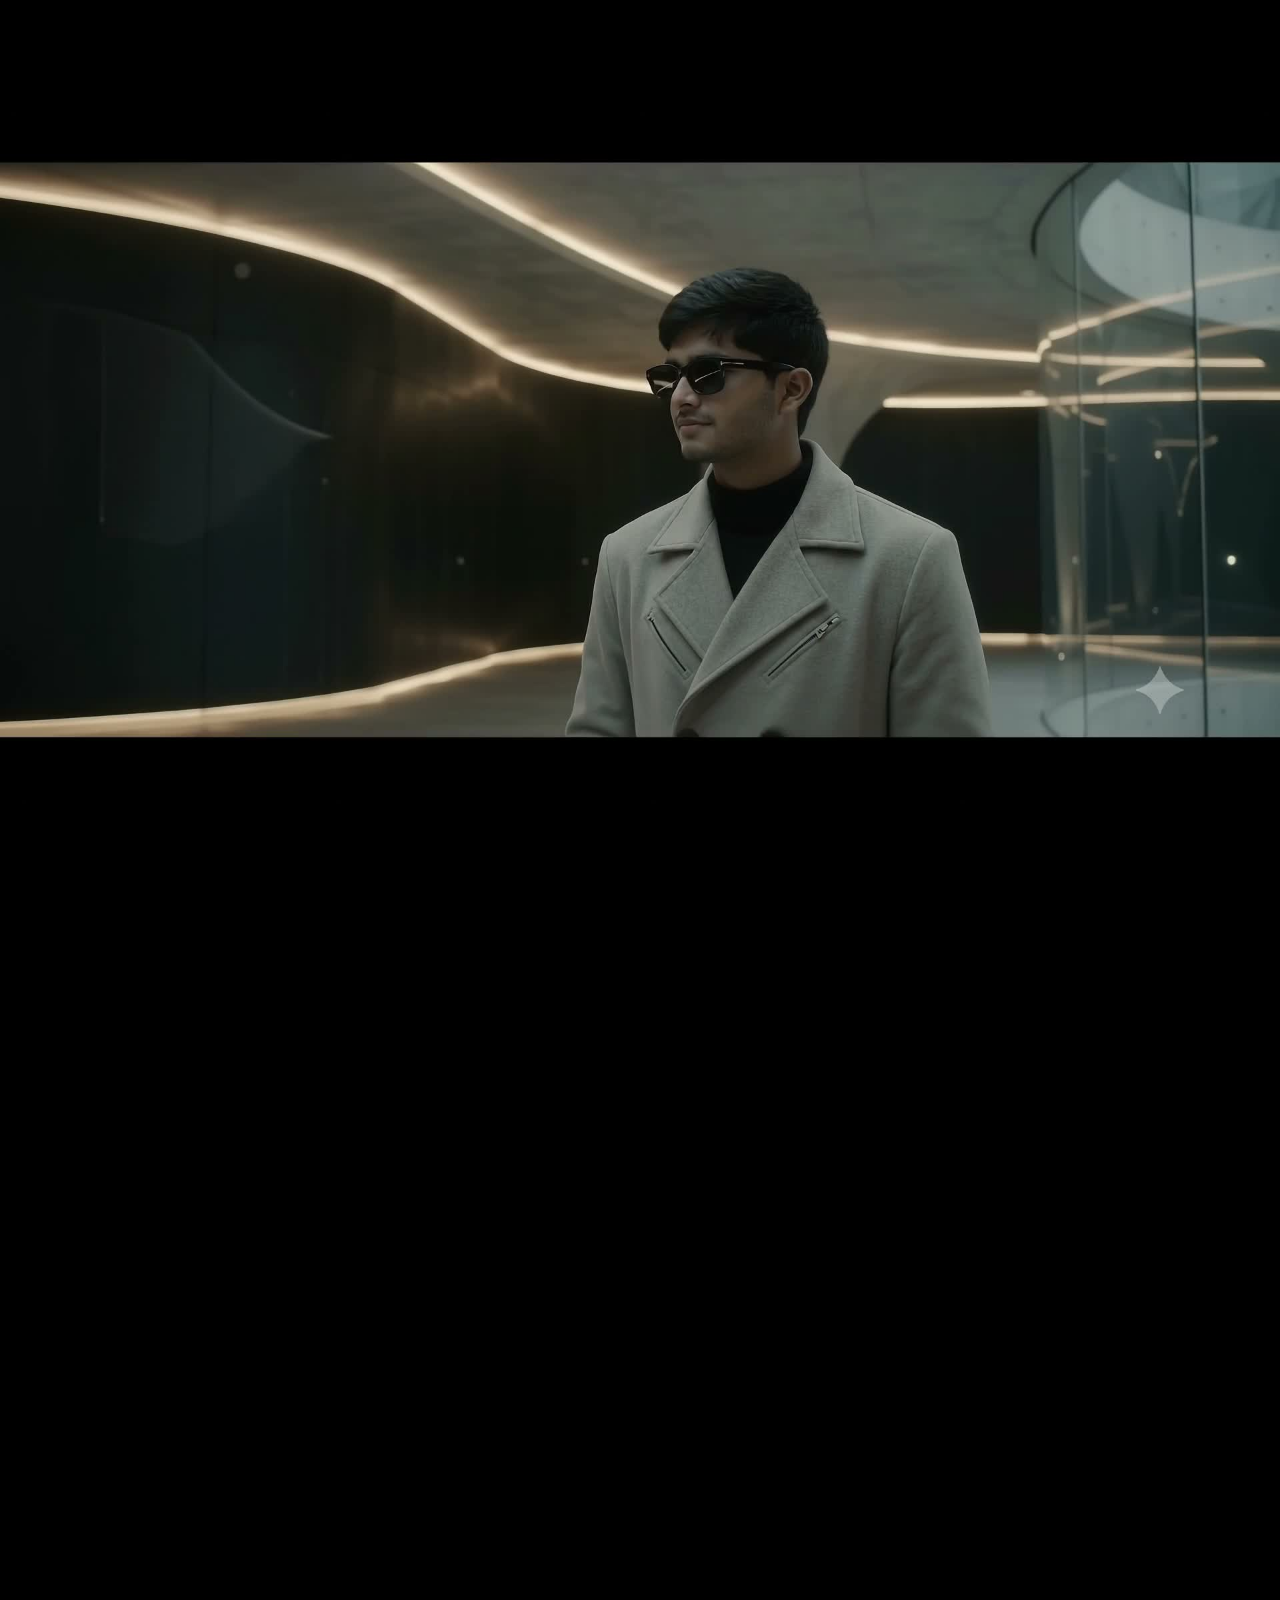
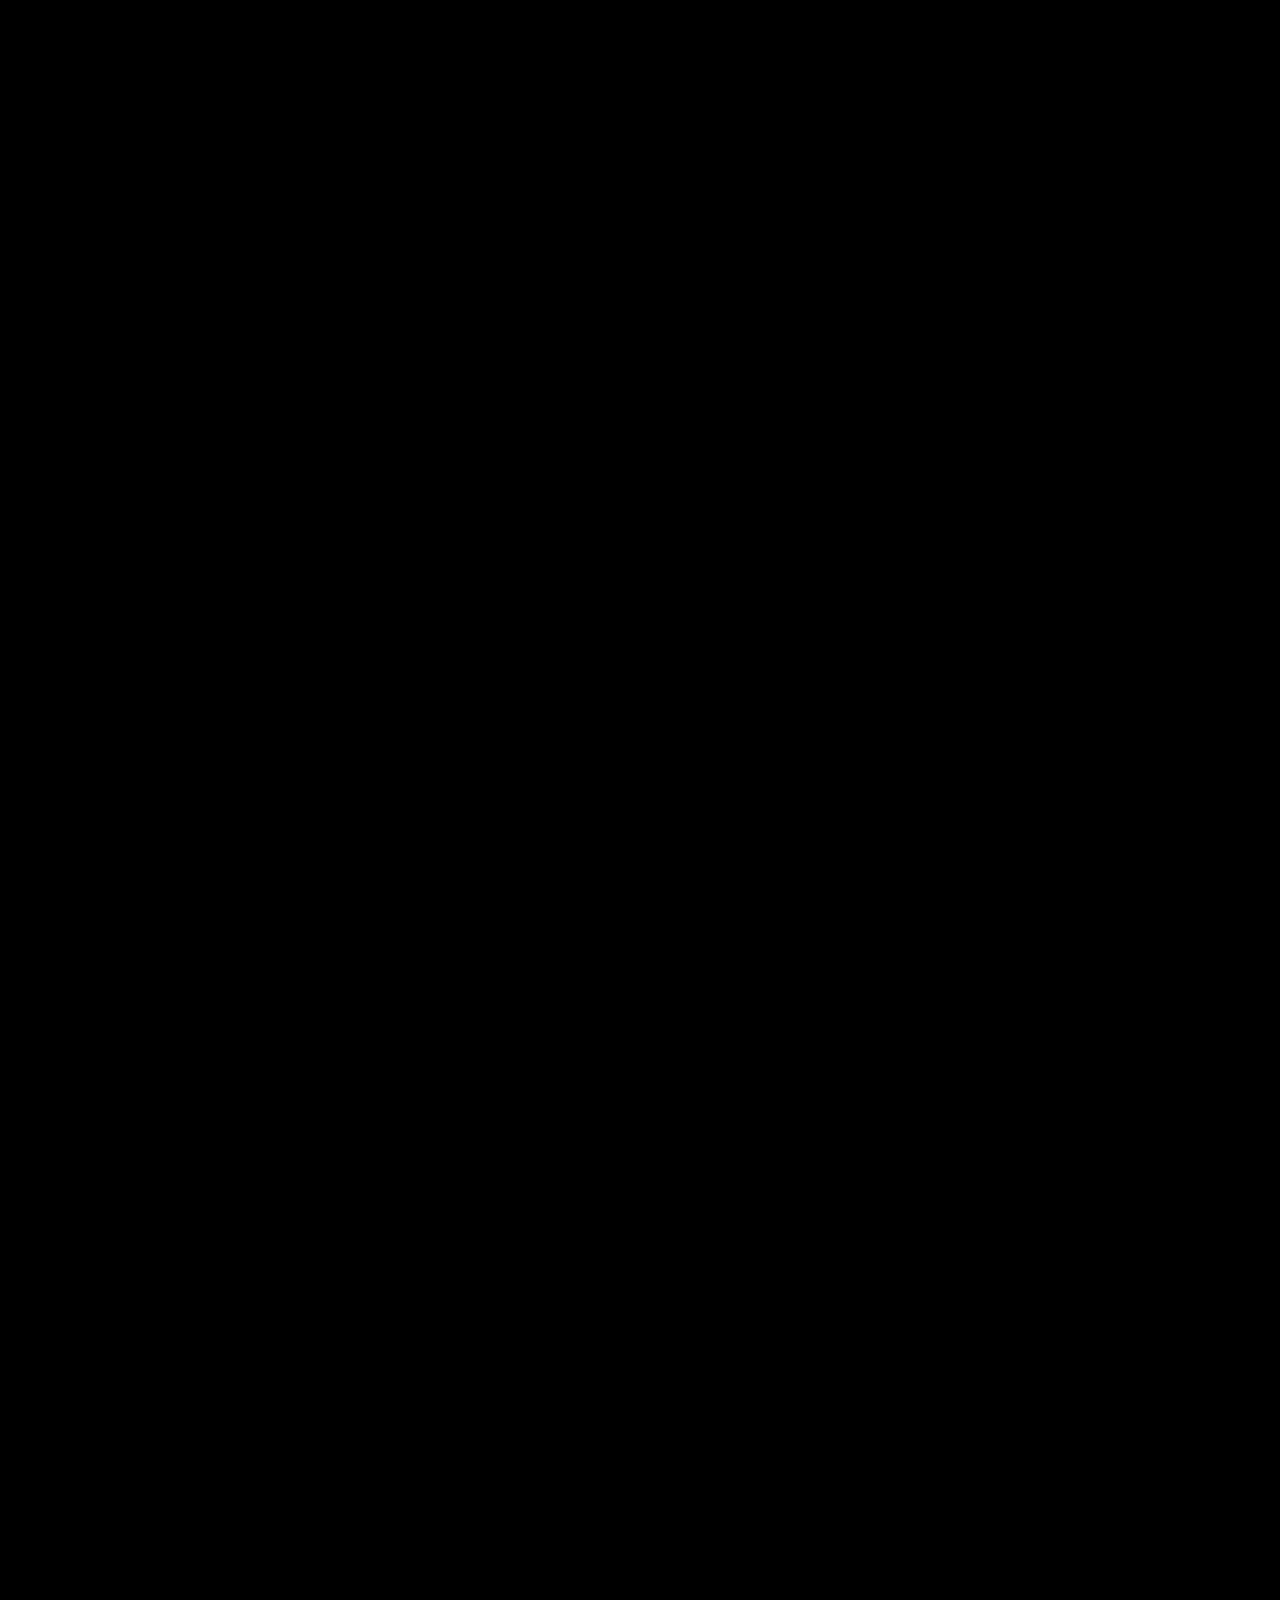
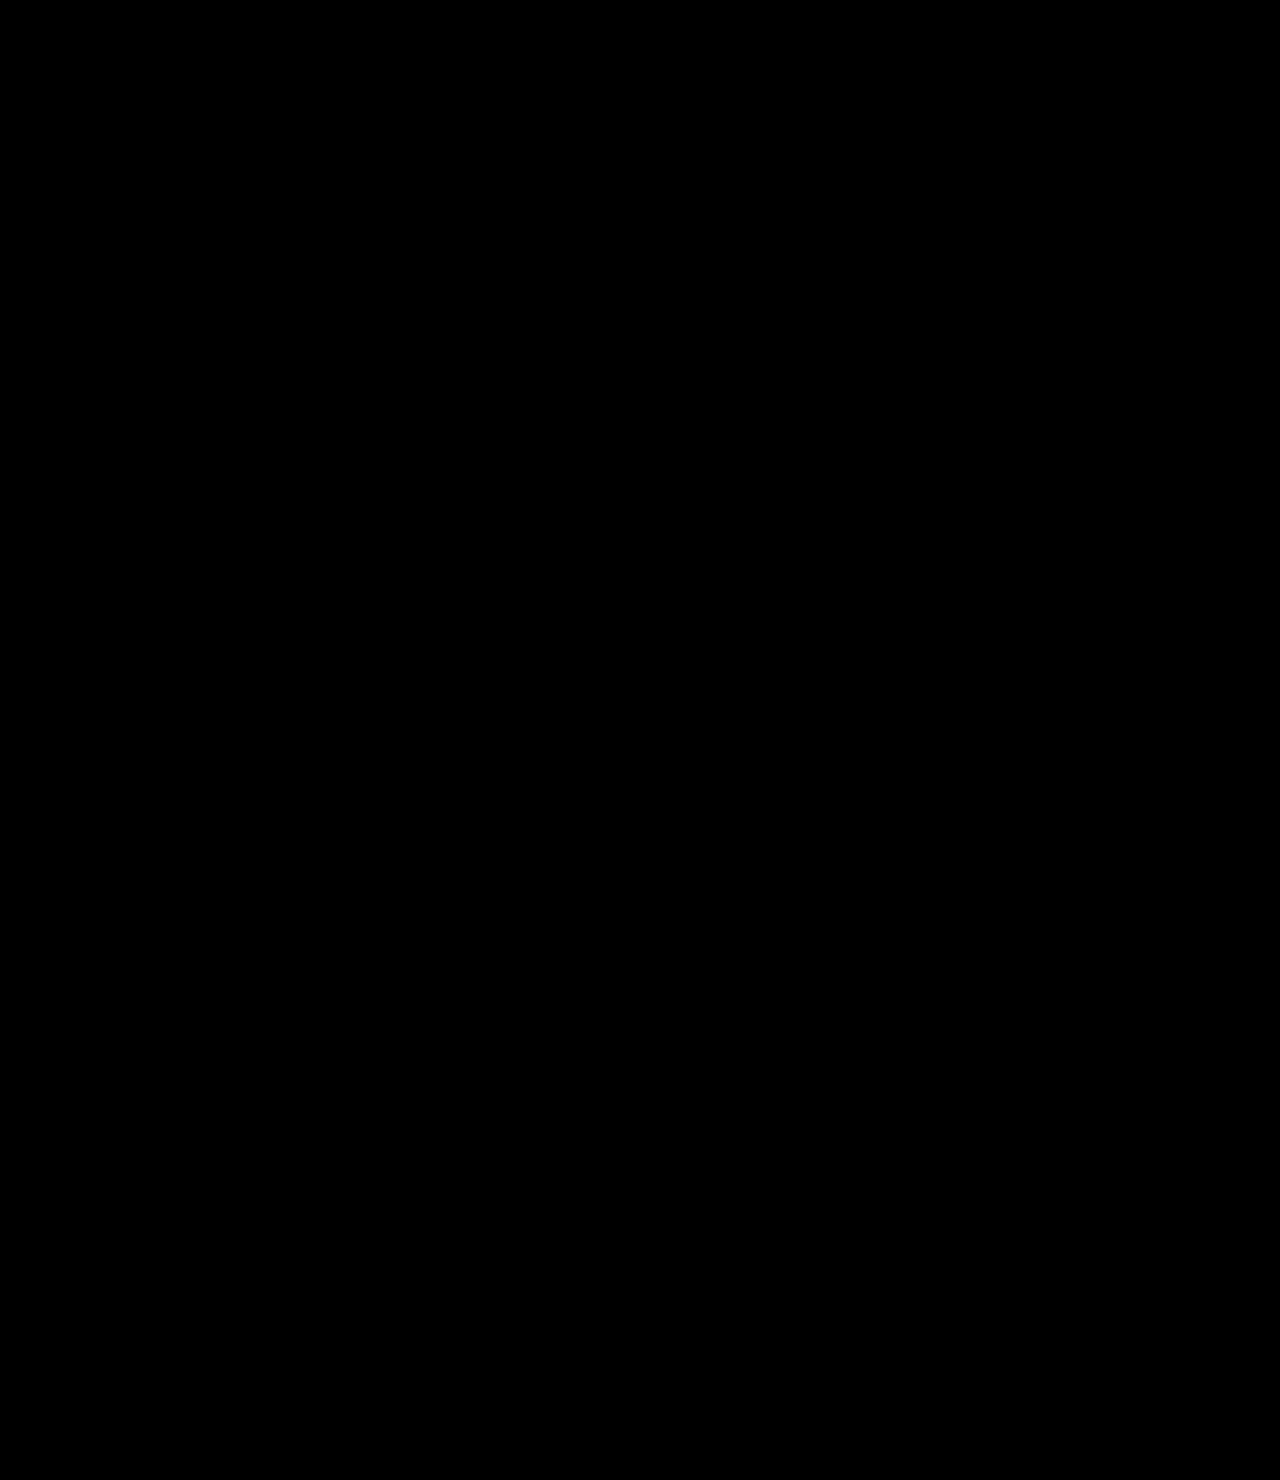
<file: scroll-animation-site/index.html>
<!doctype html>
<html lang="en">
<head>
  <meta charset="utf-8" />
  <meta name="viewport" content="width=device-width, initial-scale=1" />
  <meta name="theme-color" content="#000000" />
  <title>Scroll Animation</title>
  <style>
    * { box-sizing: border-box; }
    html, body { margin: 0; min-height: 100%; background: #000; }
    body { min-height: 520vh; }
    canvas { position: sticky; top: 0; display: block; width: 100%; height: 100vh; height: 100svh; object-fit: contain; }
  </style>
</head>
<body>
  <canvas id="sequence" role="img" aria-label="Image sequence animation controlled by scrolling"></canvas>
  <script>
    (() => {
      const canvas = document.getElementById('sequence');
      const ctx = canvas.getContext('2d', { alpha: false });
      const count = 118;
      const frames = Array.from({ length: count }, (_, i) => {
        const image = new Image();
        image.src = `assets/scroll-sequence/ezgif-frame-${String(i + 1).padStart(3, '0')}.jpg`;
        return image;
      });
      let lastPosition = -1;
      let resizeQueued = false;

      function fit() {
        const scale = Math.min(window.devicePixelRatio || 1, 2);
        const width = Math.round(canvas.clientWidth * scale);
        const height = Math.round(canvas.clientHeight * scale);
        if (canvas.width !== width || canvas.height !== height) {
          canvas.width = width;
          canvas.height = height;
          lastPosition = -1;
        }
      }

      function paint() {
        resizeQueued = false;
        fit();
        const maxScroll = document.documentElement.scrollHeight - window.innerHeight;
        const progress = maxScroll > 0 ? Math.max(0, Math.min(1, window.scrollY / maxScroll)) : 0;
        const framePosition = progress * (count - 1);
        const frameIndex = Math.floor(framePosition);
        if (Math.abs(framePosition - lastPosition) < 0.002 && frames[frameIndex].complete) return;
        const first = frames[frameIndex];
        const second = frames[Math.min(frameIndex + 1, count - 1)];
        if (!first.complete || !second.complete || !first.naturalWidth) {
          first.addEventListener('load', requestPaint, { once: true });
          return;
        }

        const w = canvas.width;
        const h = canvas.height;
        ctx.fillStyle = '#000';
        ctx.fillRect(0, 0, w, h);
        const draw = (image, alpha) => {
          const scale = Math.min(w / image.naturalWidth, h / image.naturalHeight);
          const dw = image.naturalWidth * scale;
          const dh = image.naturalHeight * scale;
          ctx.globalAlpha = alpha;
          ctx.drawImage(image, (w - dw) / 2, (h - dh) / 2, dw, dh);
        };
        draw(first, 1);
        draw(second, framePosition - frameIndex);
        ctx.globalAlpha = 1;
        lastPosition = framePosition;
      }

      function requestPaint() {
        if (!resizeQueued) {
          resizeQueued = true;
          requestAnimationFrame(paint);
        }
      }
      window.addEventListener('scroll', requestPaint, { passive: true });
      window.addEventListener('resize', requestPaint, { passive: true });
      frames[0].addEventListener('load', requestPaint, { once: true });
      requestPaint();
    })();
  </script>
</body>
</html>
</file>
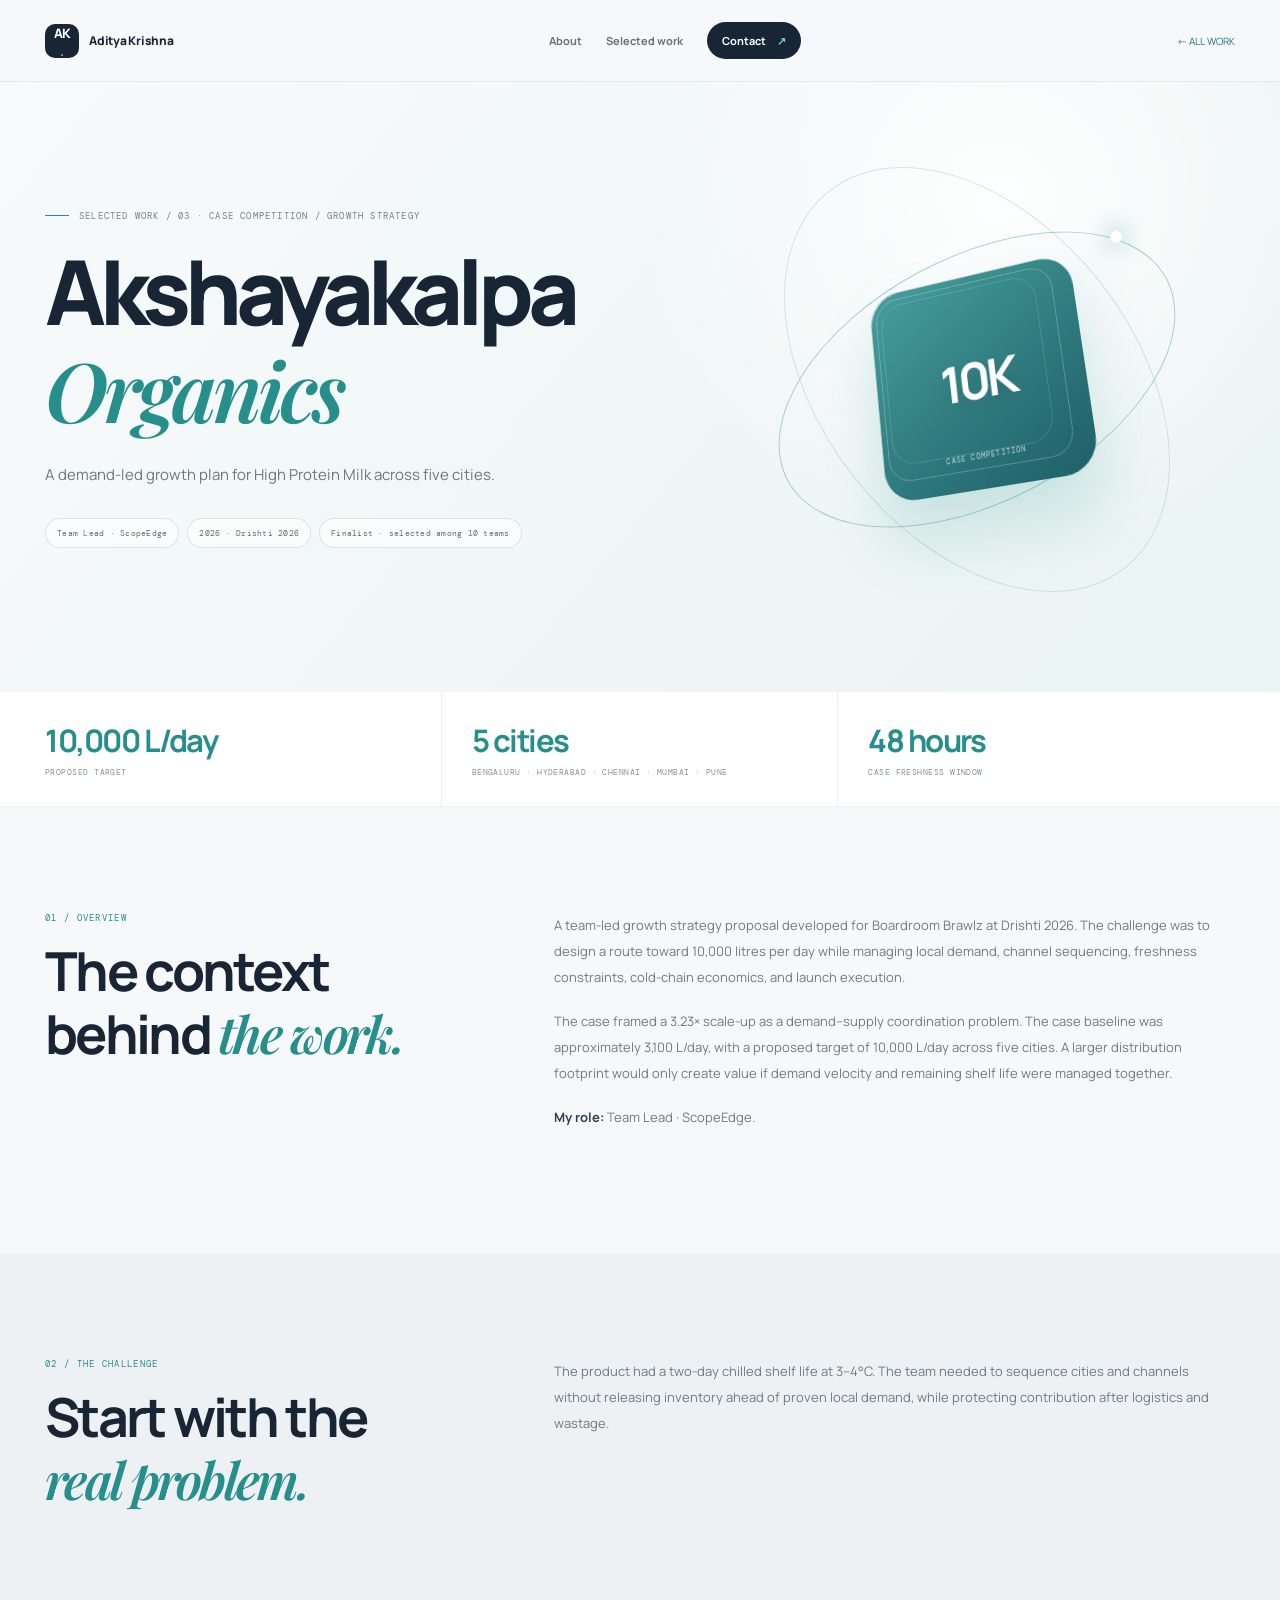
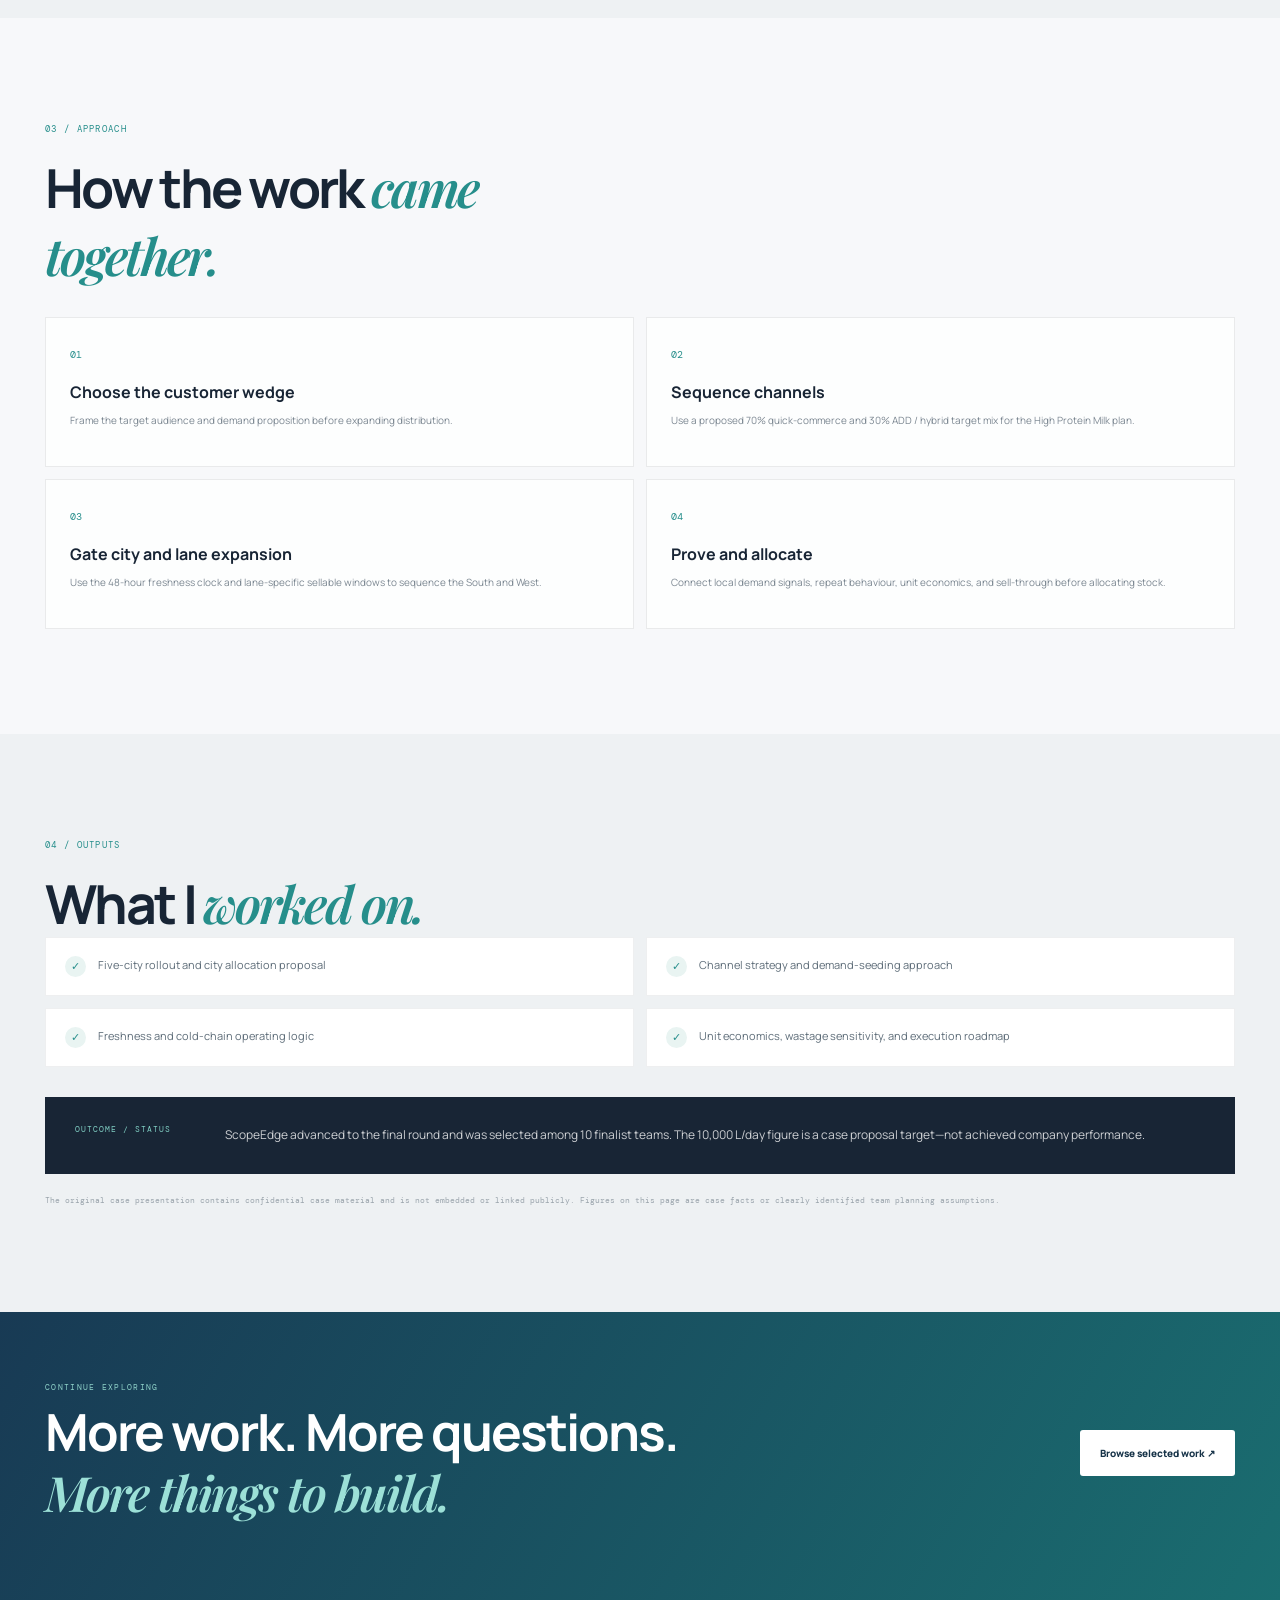
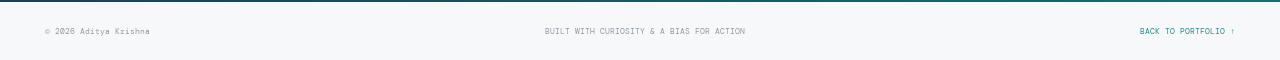
<file: work/akshaykalpa.html>
<!doctype html>
<html lang="en"><head>
<meta charset="utf-8"><meta name="viewport" content="width=device-width,initial-scale=1">
<meta name="theme-color" content="#f7f8fa"><meta name="description" content="A team-led growth strategy proposal developed for Boardroom Brawlz at Drishti 2026. The challenge was to design a route toward 10,000 litres per day while managing local demand, channel sequencing, freshness constraints, cold-chain economics, and launch execution.">
<title>Akshayakalpa Organics — Aditya Krishna</title>
<link rel="preconnect" href="https://fonts.googleapis.com"><link rel="preconnect" href="https://fonts.gstatic.com" crossorigin>
<link href="https://fonts.googleapis.com/css2?family=DM+Mono:wght@400;500&family=Manrope:wght@400;500;600;700;800&family=Playfair+Display:ital,wght@0,600;0,700;1,600;1,700&display=swap" rel="stylesheet">
<link rel="stylesheet" href="../styles.css"><script defer src="../case-study.js"></script>
<style>:root{--case-accent:#1d587b;--case-soft:#e8f0f5; }</style>
<link rel="stylesheet" href="../assets/css/animations.css">
<link href="https://unpkg.com/aos@2.3.4/dist/aos.css" rel="stylesheet"/>
</head><body class="case-body">
<div class="scroll-progress"><span></span></div>
<header class="site-header case-header"><a class="brand" href="../index.html"><span class="brand-mark">AK<span>.</span></span><span class="brand-name">Aditya Krishna</span></a><nav class="main-nav"><a href="../index.html#about">About</a><a href="../index.html#work">Selected work</a><a class="nav-contact" href="../index.html#contact">Contact <span>↗</span></a></nav><a class="case-back" href="../index.html#work">← ALL WORK</a></header>
<main class="case-main">
<section class="case-hero"><div class="section-wrap case-hero-inner"><div class="case-hero-copy"><div class="case-eyebrow">SELECTED WORK / 03 · CASE COMPETITION / GROWTH STRATEGY</div><h1>Akshayakalpa <em>Organics</em></h1><p class="case-subtitle">A demand-led growth plan for High Protein Milk across five cities.</p><div class="case-tags"><span>Team Lead · ScopeEdge</span><span>2026 · Drishti 2026</span><span>Finalist · selected among 10 teams</span></div></div>
<div class="case-art-stage" aria-label="Abstract project visualization"><div class="case-art-glow"></div><div class="case-art-ring"></div><div class="case-art-ring ring-two"></div><div class="case-art-core"><strong>10K</strong><small>CASE COMPETITION</small></div><i class="case-art-orbit-dot"></i></div></div></section>
<section class="case-metric-strip"><div class="section-wrap case-metrics"><div class="case-metric"><strong>10,000 L/day</strong><span>Proposed target</span></div><div class="case-metric"><strong>5 cities</strong><span>Bengaluru · Hyderabad · Chennai · Mumbai · Pune</span></div><div class="case-metric"><strong>48 hours</strong><span>Case freshness window</span></div></div></section>
<section class="case-section"><div class="section-wrap case-two-col"><div><div class="case-side-label">01 / OVERVIEW</div><h2>The context behind <em>the work.</em></h2></div><div class="case-prose"><p>A team-led growth strategy proposal developed for Boardroom Brawlz at Drishti 2026. The challenge was to design a route toward 10,000 litres per day while managing local demand, channel sequencing, freshness constraints, cold-chain economics, and launch execution.</p><p>The case framed a 3.23× scale-up as a demand–supply coordination problem. The case baseline was approximately 3,100 L/day, with a proposed target of 10,000 L/day across five cities. A larger distribution footprint would only create value if demand velocity and remaining shelf life were managed together.</p><p><strong>My role:</strong> Team Lead · ScopeEdge.</p></div></div></section>
<section class="case-section alt"><div class="section-wrap case-two-col"><div><div class="case-side-label">02 / THE CHALLENGE</div><h2>Start with the <em>real problem.</em></h2></div><div class="case-prose"><p>The product had a two-day chilled shelf life at 3–4°C. The team needed to sequence cities and channels without releasing inventory ahead of proven local demand, while protecting contribution after logistics and wastage.</p></div></div></section>
<section class="case-section"><div class="section-wrap"><div class="case-side-label">03 / APPROACH</div><h2>How the work <em>came together.</em></h2><div class="case-steps"><article class="case-step"><span>01</span><h3>Choose the customer wedge</h3><p>Frame the target audience and demand proposition before expanding distribution.</p></article><article class="case-step"><span>02</span><h3>Sequence channels</h3><p>Use a proposed 70% quick-commerce and 30% ADD / hybrid target mix for the High Protein Milk plan.</p></article><article class="case-step"><span>03</span><h3>Gate city and lane expansion</h3><p>Use the 48-hour freshness clock and lane-specific sellable windows to sequence the South and West.</p></article><article class="case-step"><span>04</span><h3>Prove and allocate</h3><p>Connect local demand signals, repeat behaviour, unit economics, and sell-through before allocating stock.</p></article></div></div></section>
<section class="case-section alt"><div class="section-wrap"><div class="case-side-label">04 / OUTPUTS</div><h2>What I <em>worked on.</em></h2><div class="case-output-grid"><div class="case-output"><i>✓</i><span>Five-city rollout and city allocation proposal</span></div><div class="case-output"><i>✓</i><span>Channel strategy and demand-seeding approach</span></div><div class="case-output"><i>✓</i><span>Freshness and cold-chain operating logic</span></div><div class="case-output"><i>✓</i><span>Unit economics, wastage sensitivity, and execution roadmap</span></div></div><div class="case-outcome"><span>OUTCOME / STATUS</span><p>ScopeEdge advanced to the final round and was selected among 10 finalist teams. The 10,000 L/day figure is a case proposal target—not achieved company performance.</p></div><p class="case-disclaimer">The original case presentation contains confidential case material and is not embedded or linked publicly. Figures on this page are case facts or clearly identified team planning assumptions.</p></div></section>
<section class="case-next"><div class="section-wrap case-next-inner"><div><p>CONTINUE EXPLORING</p><h2>More work. More questions.<br><em>More things to build.</em></h2></div><a href="../index.html#work">Browse selected work ↗</a></div></section>
</main><footer class="section-wrap case-footer"><span>© <span id="year"></span> Aditya Krishna</span><span>BUILT WITH CURIOSITY & A BIAS FOR ACTION</span><a href="../index.html#work">BACK TO PORTFOLIO ↑</a></footer>
<script src="https://unpkg.com/aos@2.3.4/dist/aos.js"></script>
<script src="../assets/js/main.js"></script>
</body></html>
</file>
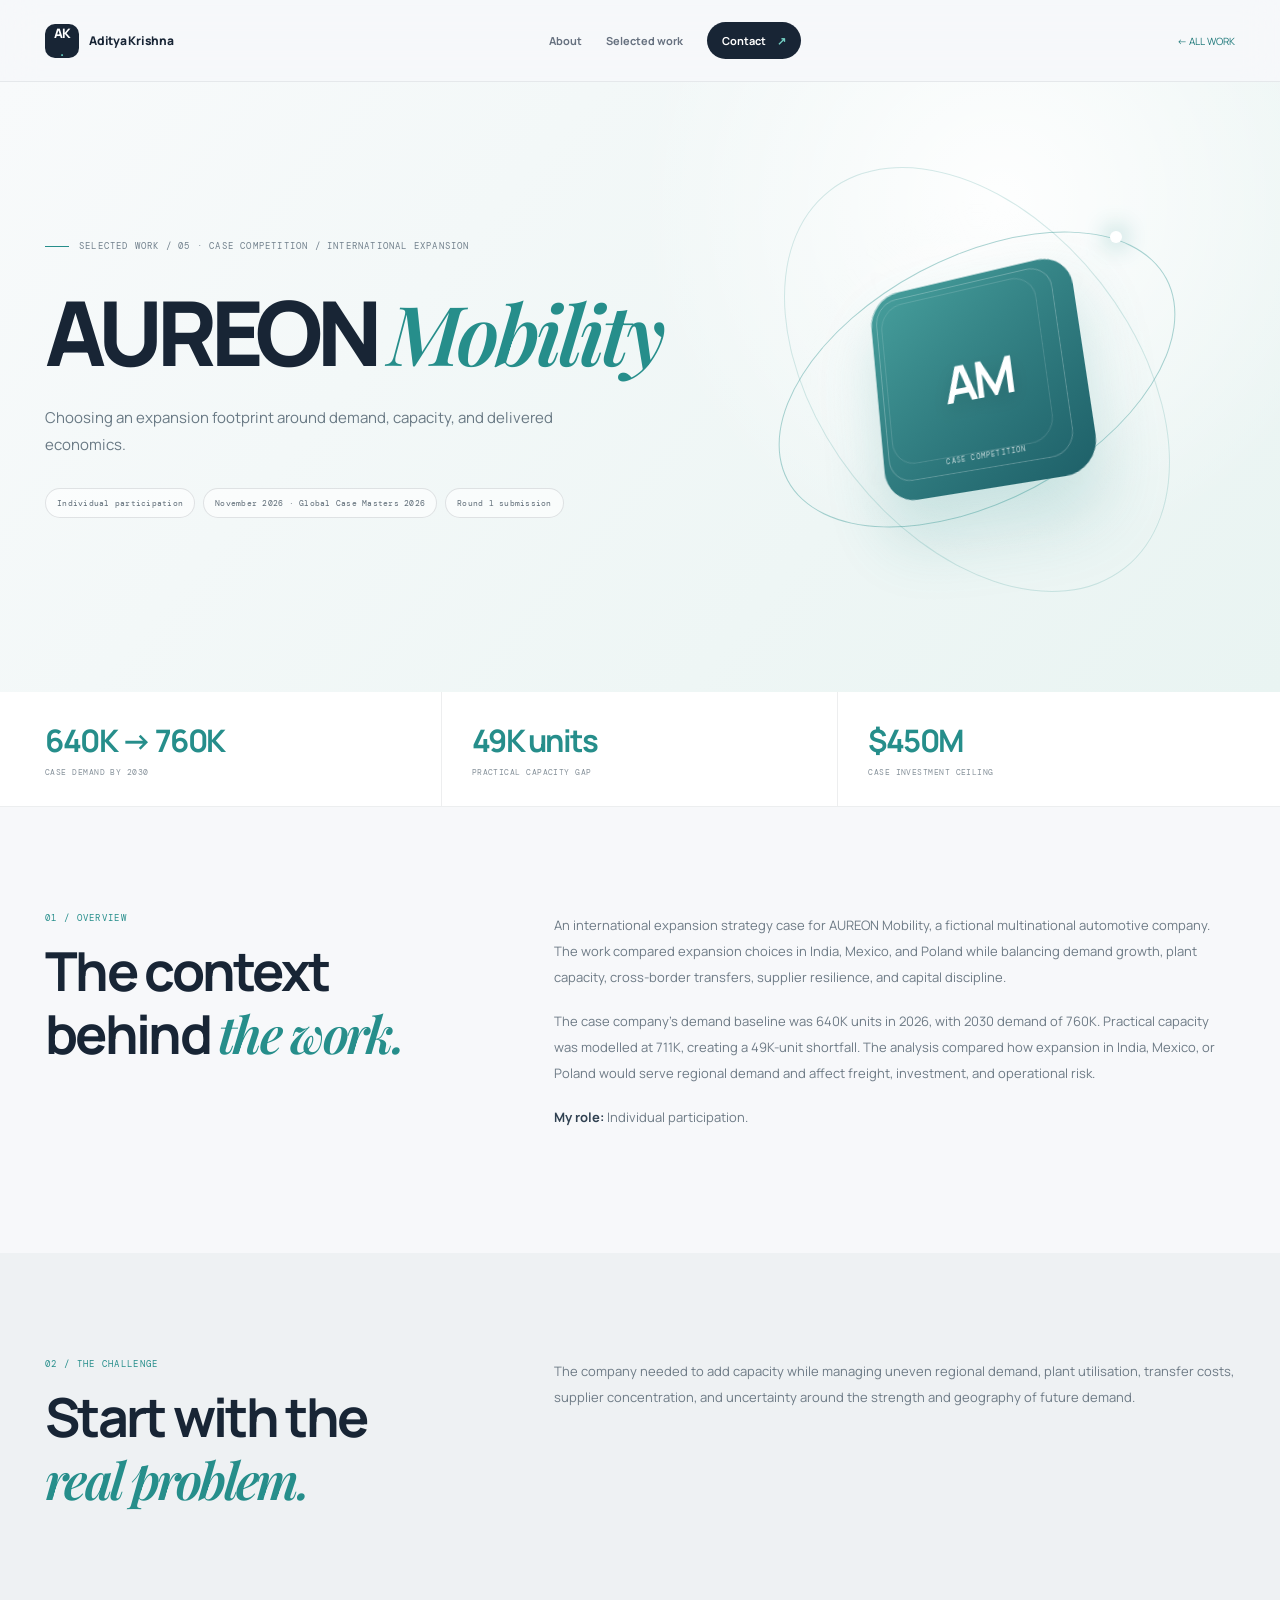
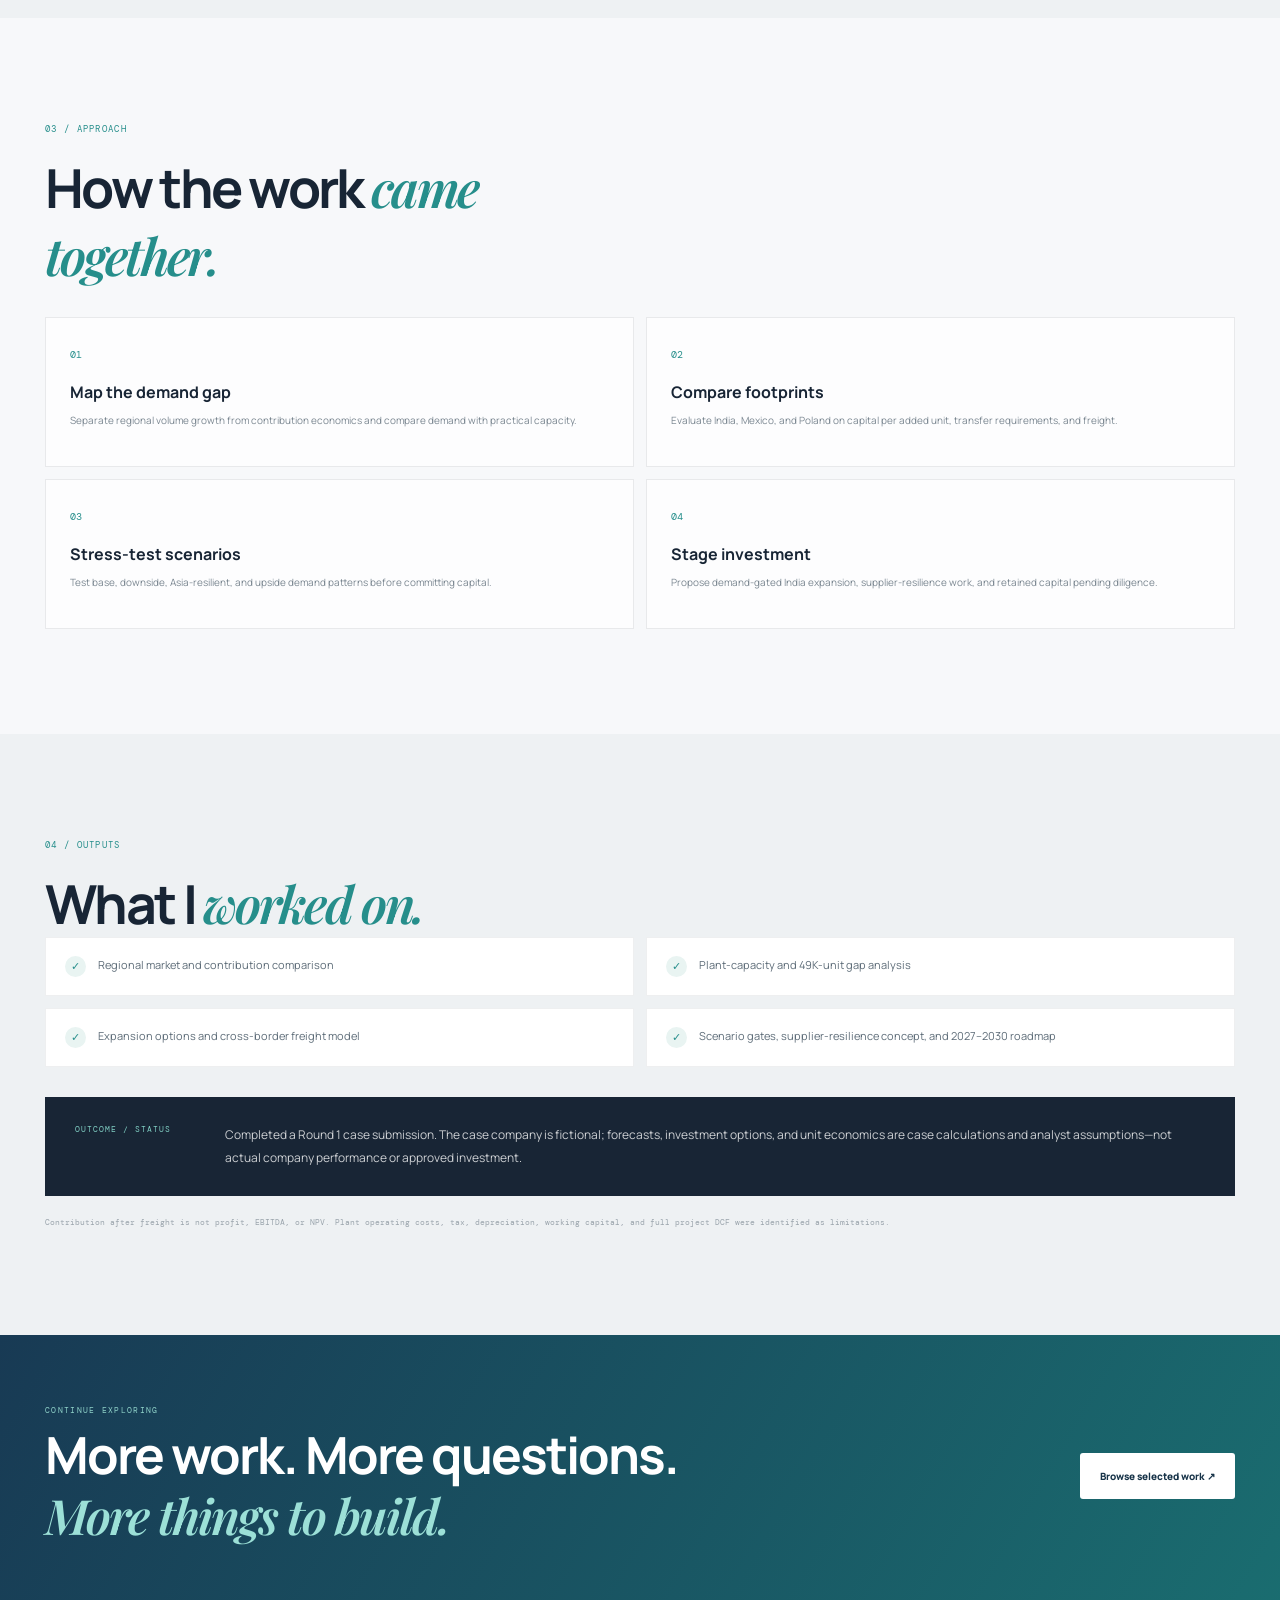
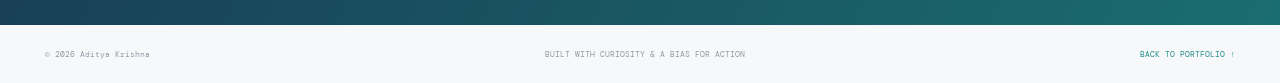
<file: work/aureon-mobility.html>
<!doctype html>
<html lang="en"><head>
<meta charset="utf-8"><meta name="viewport" content="width=device-width,initial-scale=1">
<meta name="theme-color" content="#f7f8fa"><meta name="description" content="An international expansion strategy case for AUREON Mobility, a fictional multinational automotive company. The work compared expansion choices in India, Mexico, and Poland while balancing demand growth, plant capacity, cross-border transfers, supplier resilience, and capital discipline.">
<title>AUREON Mobility — Aditya Krishna</title>
<link rel="preconnect" href="https://fonts.googleapis.com"><link rel="preconnect" href="https://fonts.gstatic.com" crossorigin>
<link href="https://fonts.googleapis.com/css2?family=DM+Mono:wght@400;500&family=Manrope:wght@400;500;600;700;800&family=Playfair+Display:ital,wght@0,600;0,700;1,600;1,700&display=swap" rel="stylesheet">
<link rel="stylesheet" href="../styles.css"><script defer src="../case-study.js"></script>
<style>:root{--case-accent:#6870a4;--case-soft:#eff0f8; }</style>
<link rel="stylesheet" href="../assets/css/animations.css">
<link href="https://unpkg.com/aos@2.3.4/dist/aos.css" rel="stylesheet"/>
</head><body class="case-body">
<div class="scroll-progress"><span></span></div>
<header class="site-header case-header"><a class="brand" href="../index.html"><span class="brand-mark">AK<span>.</span></span><span class="brand-name">Aditya Krishna</span></a><nav class="main-nav"><a href="../index.html#about">About</a><a href="../index.html#work">Selected work</a><a class="nav-contact" href="../index.html#contact">Contact <span>↗</span></a></nav><a class="case-back" href="../index.html#work">← ALL WORK</a></header>
<main class="case-main">
<section class="case-hero"><div class="section-wrap case-hero-inner"><div class="case-hero-copy"><div class="case-eyebrow">SELECTED WORK / 05 · CASE COMPETITION / INTERNATIONAL EXPANSION</div><h1>AUREON <em>Mobility</em></h1><p class="case-subtitle">Choosing an expansion footprint around demand, capacity, and delivered economics.</p><div class="case-tags"><span>Individual participation</span><span>November 2026 · Global Case Masters 2026</span><span>Round 1 submission</span></div></div>
<div class="case-art-stage" aria-label="Abstract project visualization"><div class="case-art-glow"></div><div class="case-art-ring"></div><div class="case-art-ring ring-two"></div><div class="case-art-core"><strong>AM</strong><small>CASE COMPETITION</small></div><i class="case-art-orbit-dot"></i></div></div></section>
<section class="case-metric-strip"><div class="section-wrap case-metrics"><div class="case-metric"><strong>640K → 760K</strong><span>Case demand by 2030</span></div><div class="case-metric"><strong>49K units</strong><span>Practical capacity gap</span></div><div class="case-metric"><strong>$450M</strong><span>Case investment ceiling</span></div></div></section>
<section class="case-section"><div class="section-wrap case-two-col"><div><div class="case-side-label">01 / OVERVIEW</div><h2>The context behind <em>the work.</em></h2></div><div class="case-prose"><p>An international expansion strategy case for AUREON Mobility, a fictional multinational automotive company. The work compared expansion choices in India, Mexico, and Poland while balancing demand growth, plant capacity, cross-border transfers, supplier resilience, and capital discipline.</p><p>The case company’s demand baseline was 640K units in 2026, with 2030 demand of 760K. Practical capacity was modelled at 711K, creating a 49K-unit shortfall. The analysis compared how expansion in India, Mexico, or Poland would serve regional demand and affect freight, investment, and operational risk.</p><p><strong>My role:</strong> Individual participation.</p></div></div></section>
<section class="case-section alt"><div class="section-wrap case-two-col"><div><div class="case-side-label">02 / THE CHALLENGE</div><h2>Start with the <em>real problem.</em></h2></div><div class="case-prose"><p>The company needed to add capacity while managing uneven regional demand, plant utilisation, transfer costs, supplier concentration, and uncertainty around the strength and geography of future demand.</p></div></div></section>
<section class="case-section"><div class="section-wrap"><div class="case-side-label">03 / APPROACH</div><h2>How the work <em>came together.</em></h2><div class="case-steps"><article class="case-step"><span>01</span><h3>Map the demand gap</h3><p>Separate regional volume growth from contribution economics and compare demand with practical capacity.</p></article><article class="case-step"><span>02</span><h3>Compare footprints</h3><p>Evaluate India, Mexico, and Poland on capital per added unit, transfer requirements, and freight.</p></article><article class="case-step"><span>03</span><h3>Stress-test scenarios</h3><p>Test base, downside, Asia-resilient, and upside demand patterns before committing capital.</p></article><article class="case-step"><span>04</span><h3>Stage investment</h3><p>Propose demand-gated India expansion, supplier-resilience work, and retained capital pending diligence.</p></article></div></div></section>
<section class="case-section alt"><div class="section-wrap"><div class="case-side-label">04 / OUTPUTS</div><h2>What I <em>worked on.</em></h2><div class="case-output-grid"><div class="case-output"><i>✓</i><span>Regional market and contribution comparison</span></div><div class="case-output"><i>✓</i><span>Plant-capacity and 49K-unit gap analysis</span></div><div class="case-output"><i>✓</i><span>Expansion options and cross-border freight model</span></div><div class="case-output"><i>✓</i><span>Scenario gates, supplier-resilience concept, and 2027–2030 roadmap</span></div></div><div class="case-outcome"><span>OUTCOME / STATUS</span><p>Completed a Round 1 case submission. The case company is fictional; forecasts, investment options, and unit economics are case calculations and analyst assumptions—not actual company performance or approved investment.</p></div><p class="case-disclaimer">Contribution after freight is not profit, EBITDA, or NPV. Plant operating costs, tax, depreciation, working capital, and full project DCF were identified as limitations.</p></div></section>
<section class="case-next"><div class="section-wrap case-next-inner"><div><p>CONTINUE EXPLORING</p><h2>More work. More questions.<br><em>More things to build.</em></h2></div><a href="../index.html#work">Browse selected work ↗</a></div></section>
</main><footer class="section-wrap case-footer"><span>© <span id="year"></span> Aditya Krishna</span><span>BUILT WITH CURIOSITY & A BIAS FOR ACTION</span><a href="../index.html#work">BACK TO PORTFOLIO ↑</a></footer>
</body></html>
</file>
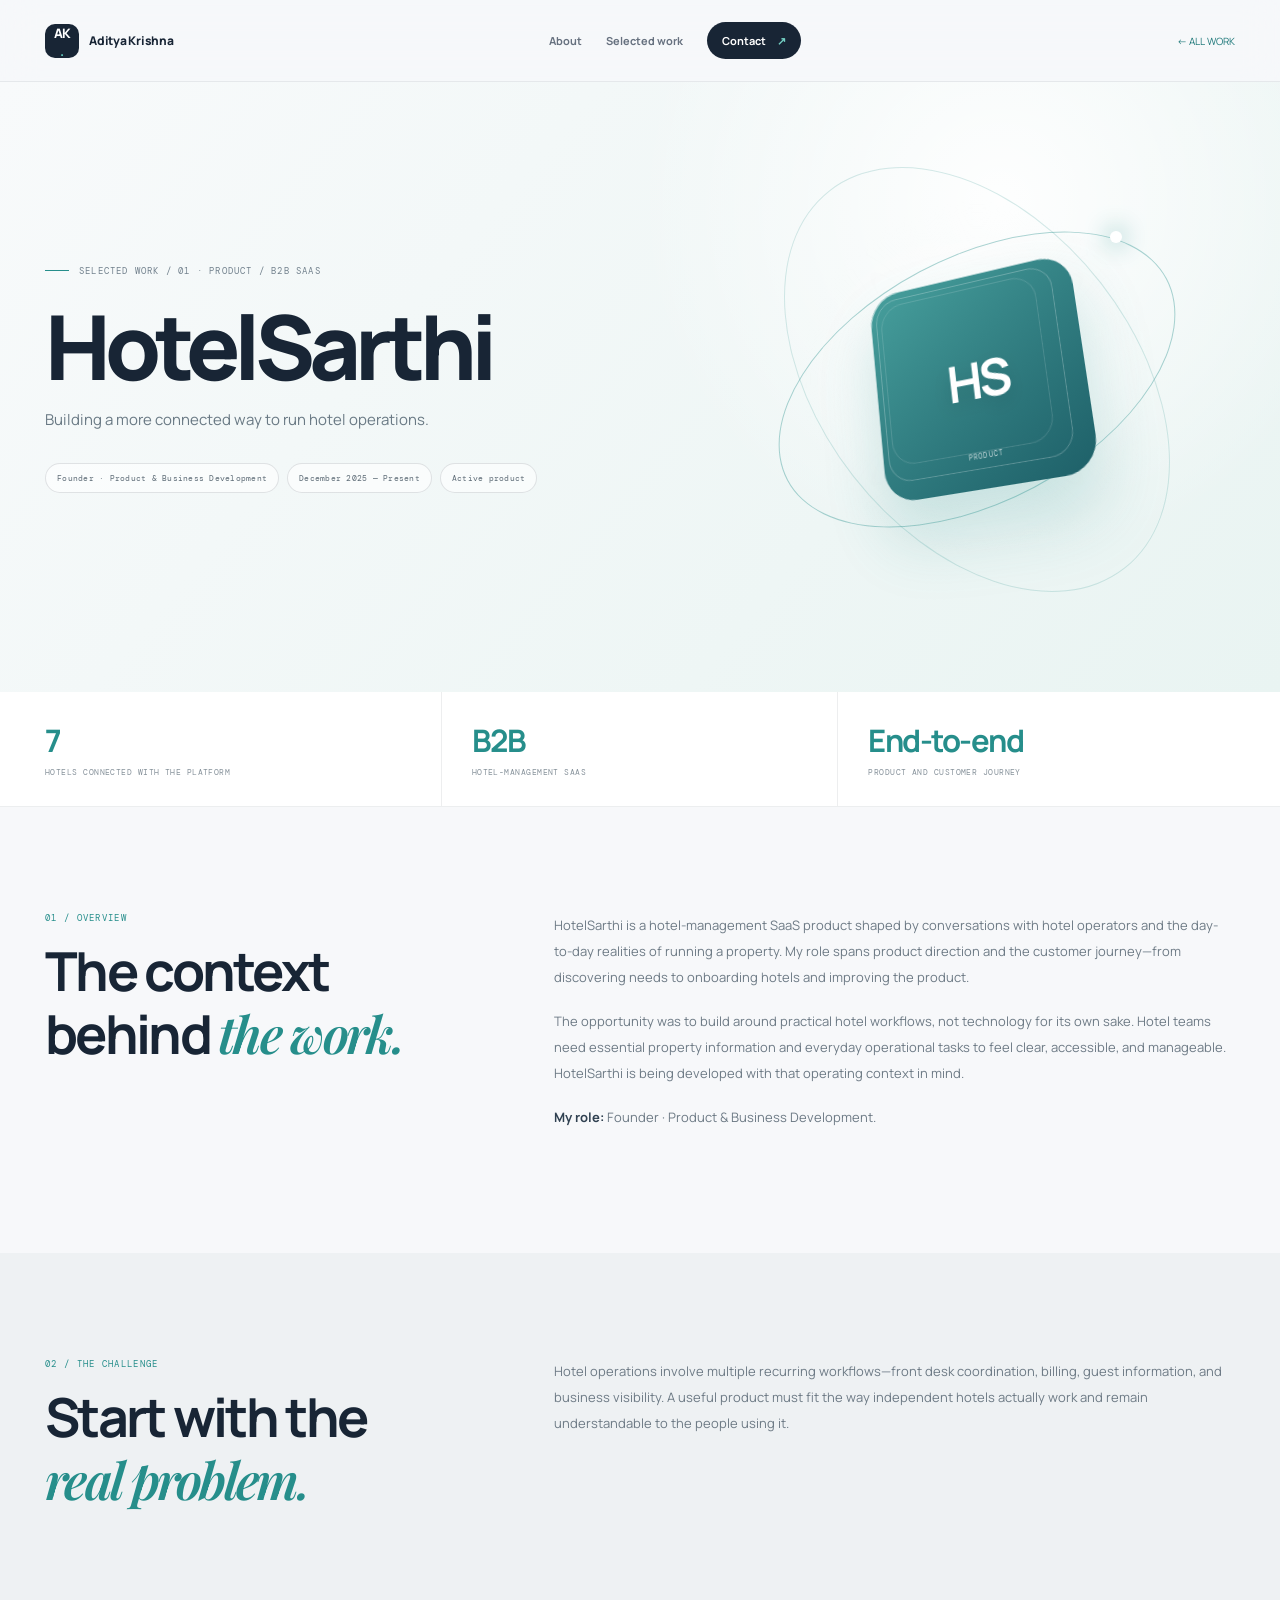
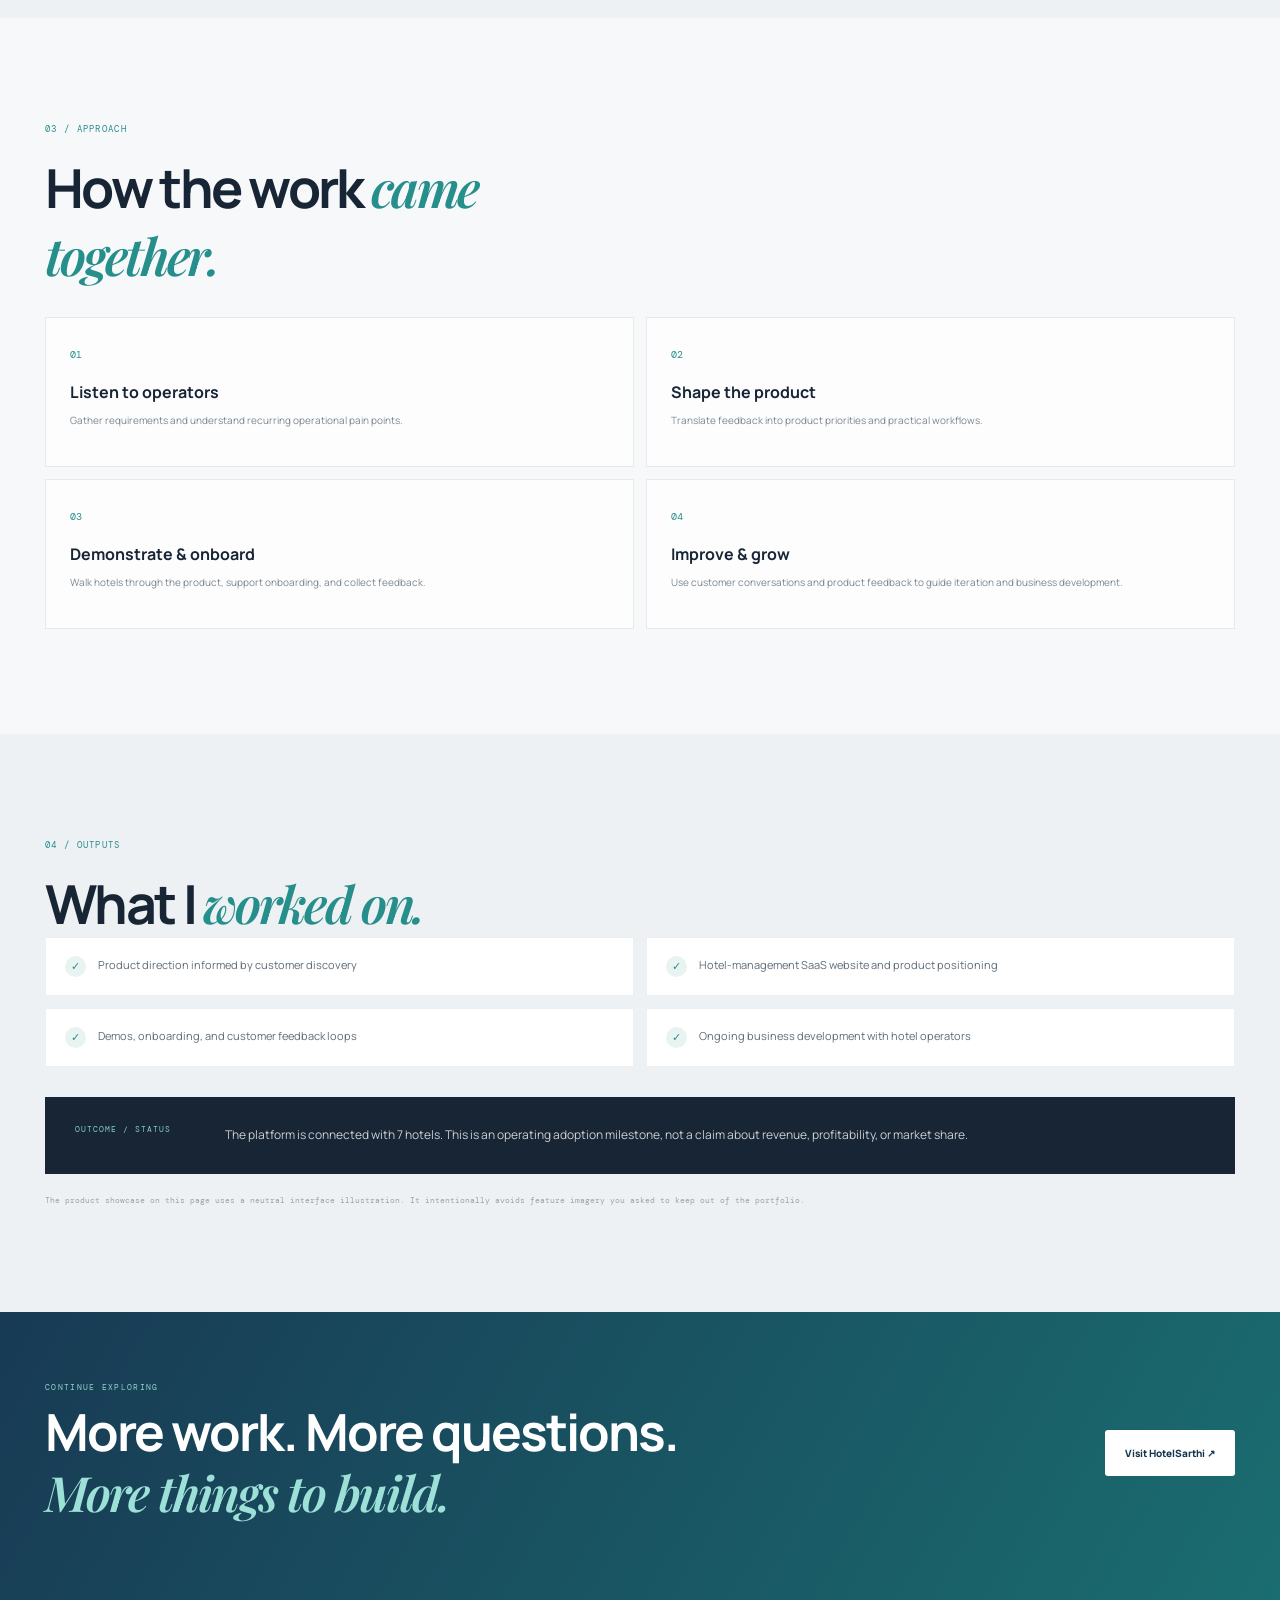
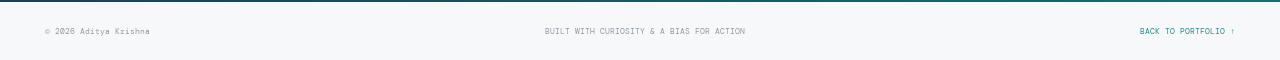
<file: work/hotelsarthi.html>
<!doctype html>
<html lang="en"><head>
<meta charset="utf-8"><meta name="viewport" content="width=device-width,initial-scale=1">
<meta name="theme-color" content="#f7f8fa"><meta name="description" content="HotelSarthi is a hotel-management SaaS product shaped by conversations with hotel operators and the day-to-day realities of running a property. My role spans product direction and the customer journey—from discovering needs to onboarding hotels and improving the product.">
<title>HotelSarthi — Aditya Krishna</title>
<link rel="preconnect" href="https://fonts.googleapis.com"><link rel="preconnect" href="https://fonts.gstatic.com" crossorigin>
<link href="https://fonts.googleapis.com/css2?family=DM+Mono:wght@400;500&family=Manrope:wght@400;500;600;700;800&family=Playfair+Display:ital,wght@0,600;0,700;1,600;1,700&display=swap" rel="stylesheet">
<link rel="stylesheet" href="../styles.css"><script defer src="../case-study.js"></script>
<style>:root{--case-accent:#268e8b;--case-soft:#e8f3f1; }</style>
<link rel="stylesheet" href="../assets/css/animations.css">
<link href="https://unpkg.com/aos@2.3.4/dist/aos.css" rel="stylesheet"/>
</head><body class="case-body">
<div class="scroll-progress"><span></span></div>
<header class="site-header case-header"><a class="brand" href="../index.html"><span class="brand-mark">AK<span>.</span></span><span class="brand-name">Aditya Krishna</span></a><nav class="main-nav"><a href="../index.html#about">About</a><a href="../index.html#work">Selected work</a><a class="nav-contact" href="../index.html#contact">Contact <span>↗</span></a></nav><a class="case-back" href="../index.html#work">← ALL WORK</a></header>
<main class="case-main">
<section class="case-hero"><div class="section-wrap case-hero-inner"><div class="case-hero-copy"><div class="case-eyebrow">SELECTED WORK / 01 · PRODUCT / B2B SAAS</div><h1>HotelSarthi</h1><p class="case-subtitle">Building a more connected way to run hotel operations.</p><div class="case-tags"><span>Founder · Product &amp; Business Development</span><span>December 2025 — Present</span><span>Active product</span></div></div>
<div class="case-art-stage" aria-label="Abstract project visualization"><div class="case-art-glow"></div><div class="case-art-ring"></div><div class="case-art-ring ring-two"></div><div class="case-art-core"><strong>HS</strong><small>PRODUCT</small></div><i class="case-art-orbit-dot"></i></div></div></section>
<section class="case-metric-strip"><div class="section-wrap case-metrics"><div class="case-metric"><strong>7</strong><span>Hotels connected with the platform</span></div><div class="case-metric"><strong>B2B</strong><span>Hotel-management SaaS</span></div><div class="case-metric"><strong>End-to-end</strong><span>Product and customer journey</span></div></div></section>
<section class="case-section"><div class="section-wrap case-two-col"><div><div class="case-side-label">01 / OVERVIEW</div><h2>The context behind <em>the work.</em></h2></div><div class="case-prose"><p>HotelSarthi is a hotel-management SaaS product shaped by conversations with hotel operators and the day-to-day realities of running a property. My role spans product direction and the customer journey—from discovering needs to onboarding hotels and improving the product.</p><p>The opportunity was to build around practical hotel workflows, not technology for its own sake. Hotel teams need essential property information and everyday operational tasks to feel clear, accessible, and manageable. HotelSarthi is being developed with that operating context in mind.</p><p><strong>My role:</strong> Founder · Product &amp; Business Development.</p></div></div></section>
<section class="case-section alt"><div class="section-wrap case-two-col"><div><div class="case-side-label">02 / THE CHALLENGE</div><h2>Start with the <em>real problem.</em></h2></div><div class="case-prose"><p>Hotel operations involve multiple recurring workflows—front desk coordination, billing, guest information, and business visibility. A useful product must fit the way independent hotels actually work and remain understandable to the people using it.</p></div></div></section>
<section class="case-section"><div class="section-wrap"><div class="case-side-label">03 / APPROACH</div><h2>How the work <em>came together.</em></h2><div class="case-steps"><article class="case-step"><span>01</span><h3>Listen to operators</h3><p>Gather requirements and understand recurring operational pain points.</p></article><article class="case-step"><span>02</span><h3>Shape the product</h3><p>Translate feedback into product priorities and practical workflows.</p></article><article class="case-step"><span>03</span><h3>Demonstrate &amp; onboard</h3><p>Walk hotels through the product, support onboarding, and collect feedback.</p></article><article class="case-step"><span>04</span><h3>Improve &amp; grow</h3><p>Use customer conversations and product feedback to guide iteration and business development.</p></article></div></div></section>
<section class="case-section alt"><div class="section-wrap"><div class="case-side-label">04 / OUTPUTS</div><h2>What I <em>worked on.</em></h2><div class="case-output-grid"><div class="case-output"><i>✓</i><span>Product direction informed by customer discovery</span></div><div class="case-output"><i>✓</i><span>Hotel-management SaaS website and product positioning</span></div><div class="case-output"><i>✓</i><span>Demos, onboarding, and customer feedback loops</span></div><div class="case-output"><i>✓</i><span>Ongoing business development with hotel operators</span></div></div><div class="case-outcome"><span>OUTCOME / STATUS</span><p>The platform is connected with 7 hotels. This is an operating adoption milestone, not a claim about revenue, profitability, or market share.</p></div><p class="case-disclaimer">The product showcase on this page uses a neutral interface illustration. It intentionally avoids feature imagery you asked to keep out of the portfolio.</p></div></section>
<section class="case-next"><div class="section-wrap case-next-inner"><div><p>CONTINUE EXPLORING</p><h2>More work. More questions.<br><em>More things to build.</em></h2></div><a href="https://hotelsarthi.com" target="_blank" rel="noreferrer">Visit HotelSarthi ↗</a></div></section>
</main><footer class="section-wrap case-footer"><span>© <span id="year"></span> Aditya Krishna</span><span>BUILT WITH CURIOSITY & A BIAS FOR ACTION</span><a href="../index.html#work">BACK TO PORTFOLIO ↑</a></footer>
</body></html>
</file>
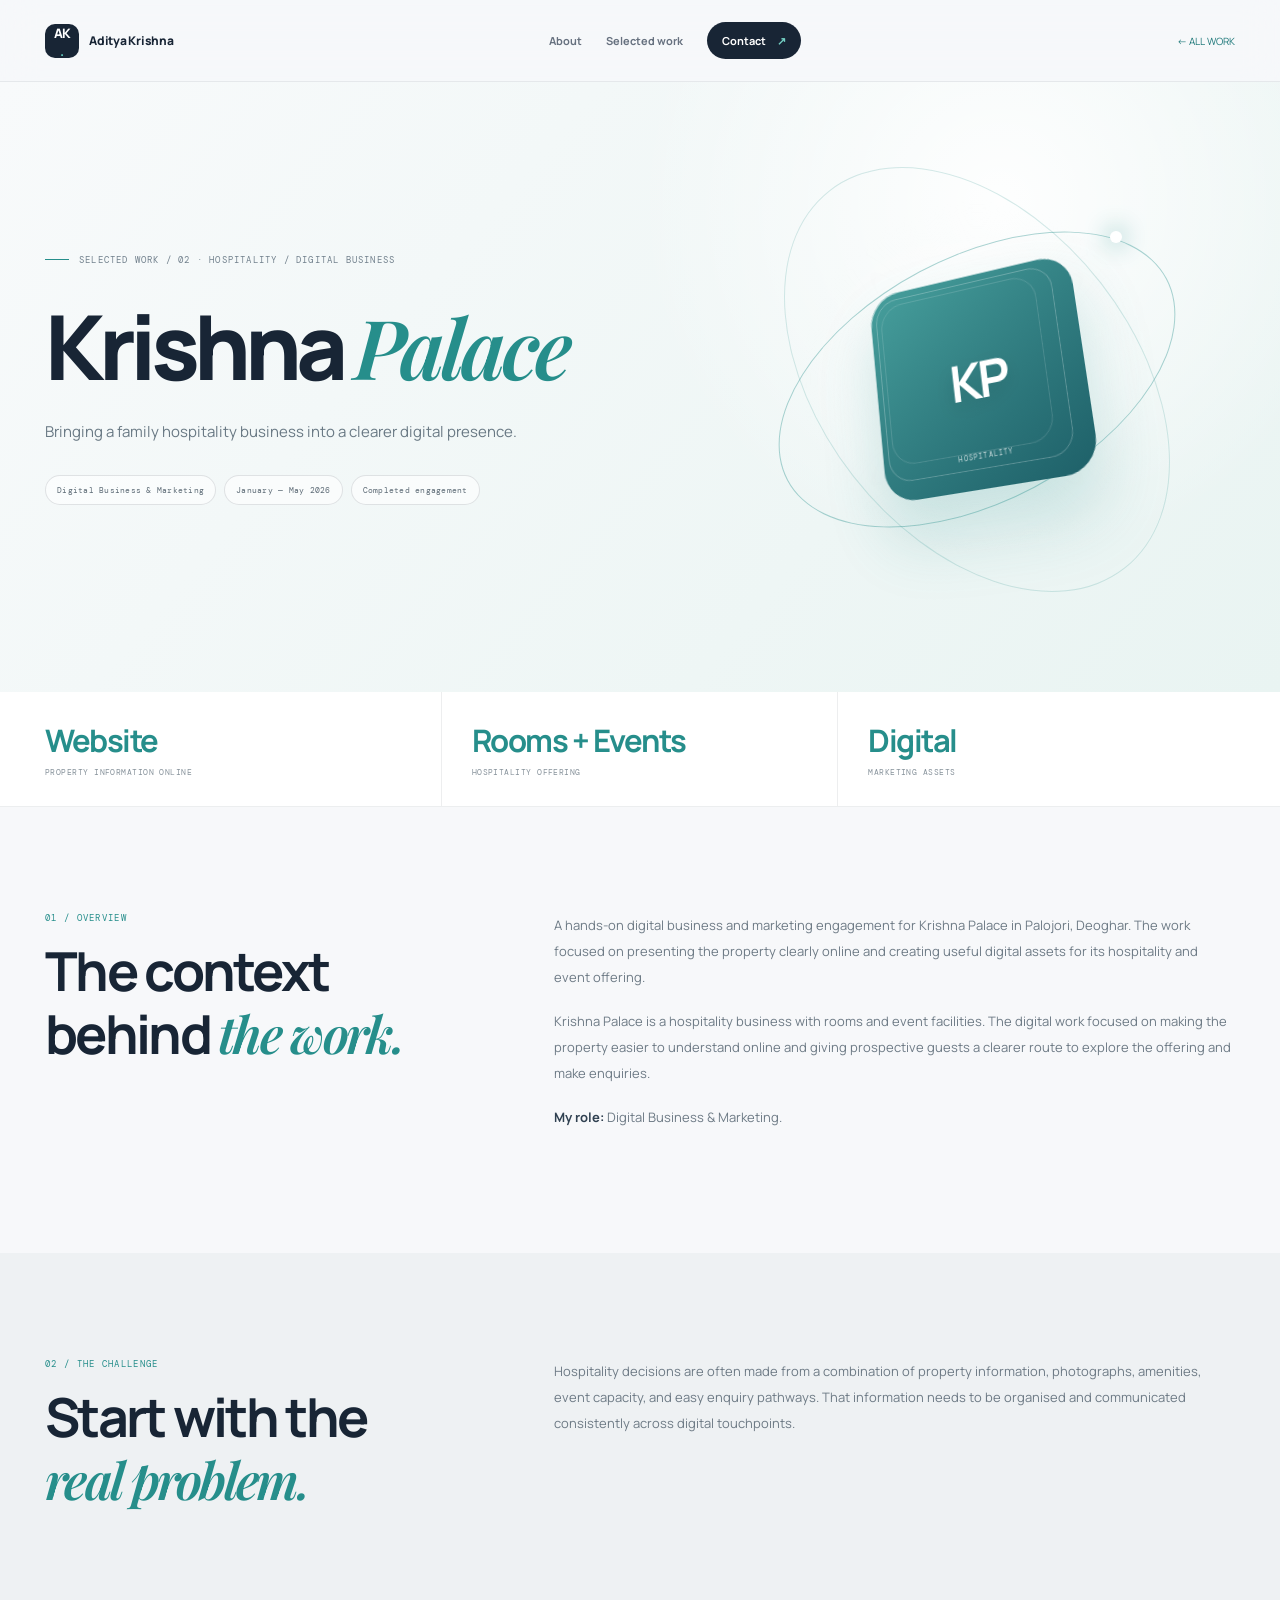
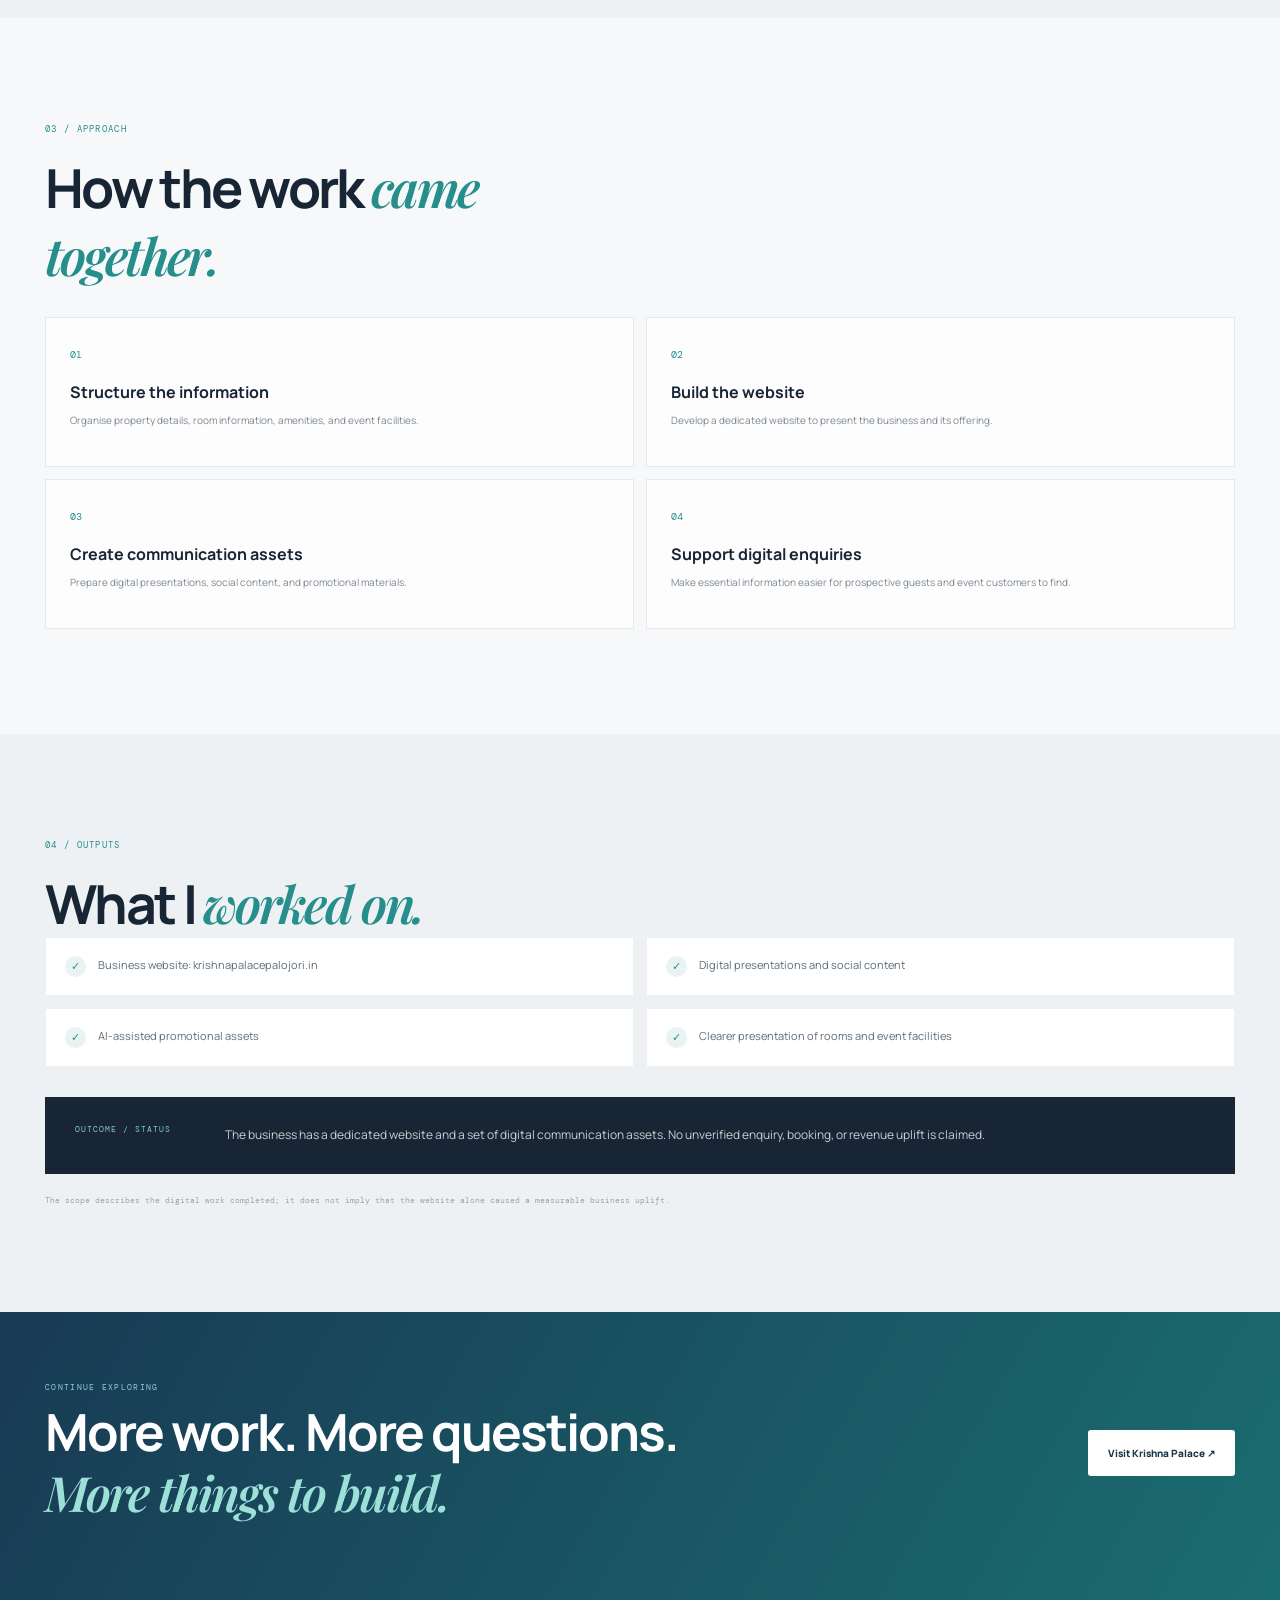
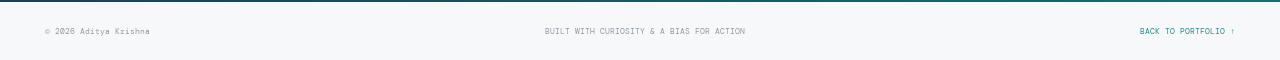
<file: work/krishna-palace.html>
<!doctype html>
<html lang="en"><head>
<meta charset="utf-8"><meta name="viewport" content="width=device-width,initial-scale=1">
<meta name="theme-color" content="#f7f8fa"><meta name="description" content="A hands-on digital business and marketing engagement for Krishna Palace in Palojori, Deoghar. The work focused on presenting the property clearly online and creating useful digital assets for its hospitality and event offering.">
<title>Krishna Palace — Aditya Krishna</title>
<link rel="preconnect" href="https://fonts.googleapis.com"><link rel="preconnect" href="https://fonts.gstatic.com" crossorigin>
<link href="https://fonts.googleapis.com/css2?family=DM+Mono:wght@400;500&family=Manrope:wght@400;500;600;700;800&family=Playfair+Display:ital,wght@0,600;0,700;1,600;1,700&display=swap" rel="stylesheet">
<link rel="stylesheet" href="../styles.css"><script defer src="../case-study.js"></script>
<style>:root{--case-accent:#315b7b;--case-soft:#eaf0f4; }</style>
<link rel="stylesheet" href="../assets/css/animations.css">
<link href="https://unpkg.com/aos@2.3.4/dist/aos.css" rel="stylesheet"/>
</head><body class="case-body">
<div class="scroll-progress"><span></span></div>
<header class="site-header case-header"><a class="brand" href="../index.html"><span class="brand-mark">AK<span>.</span></span><span class="brand-name">Aditya Krishna</span></a><nav class="main-nav"><a href="../index.html#about">About</a><a href="../index.html#work">Selected work</a><a class="nav-contact" href="../index.html#contact">Contact <span>↗</span></a></nav><a class="case-back" href="../index.html#work">← ALL WORK</a></header>
<main class="case-main">
<section class="case-hero"><div class="section-wrap case-hero-inner"><div class="case-hero-copy"><div class="case-eyebrow">SELECTED WORK / 02 · HOSPITALITY / DIGITAL BUSINESS</div><h1>Krishna <em>Palace</em></h1><p class="case-subtitle">Bringing a family hospitality business into a clearer digital presence.</p><div class="case-tags"><span>Digital Business &amp; Marketing</span><span>January — May 2026</span><span>Completed engagement</span></div></div>
<div class="case-art-stage" aria-label="Abstract project visualization"><div class="case-art-glow"></div><div class="case-art-ring"></div><div class="case-art-ring ring-two"></div><div class="case-art-core"><strong>KP</strong><small>HOSPITALITY</small></div><i class="case-art-orbit-dot"></i></div></div></section>
<section class="case-metric-strip"><div class="section-wrap case-metrics"><div class="case-metric"><strong>Website</strong><span>Property information online</span></div><div class="case-metric"><strong>Rooms + Events</strong><span>Hospitality offering</span></div><div class="case-metric"><strong>Digital</strong><span>Marketing assets</span></div></div></section>
<section class="case-section"><div class="section-wrap case-two-col"><div><div class="case-side-label">01 / OVERVIEW</div><h2>The context behind <em>the work.</em></h2></div><div class="case-prose"><p>A hands-on digital business and marketing engagement for Krishna Palace in Palojori, Deoghar. The work focused on presenting the property clearly online and creating useful digital assets for its hospitality and event offering.</p><p>Krishna Palace is a hospitality business with rooms and event facilities. The digital work focused on making the property easier to understand online and giving prospective guests a clearer route to explore the offering and make enquiries.</p><p><strong>My role:</strong> Digital Business &amp; Marketing.</p></div></div></section>
<section class="case-section alt"><div class="section-wrap case-two-col"><div><div class="case-side-label">02 / THE CHALLENGE</div><h2>Start with the <em>real problem.</em></h2></div><div class="case-prose"><p>Hospitality decisions are often made from a combination of property information, photographs, amenities, event capacity, and easy enquiry pathways. That information needs to be organised and communicated consistently across digital touchpoints.</p></div></div></section>
<section class="case-section"><div class="section-wrap"><div class="case-side-label">03 / APPROACH</div><h2>How the work <em>came together.</em></h2><div class="case-steps"><article class="case-step"><span>01</span><h3>Structure the information</h3><p>Organise property details, room information, amenities, and event facilities.</p></article><article class="case-step"><span>02</span><h3>Build the website</h3><p>Develop a dedicated website to present the business and its offering.</p></article><article class="case-step"><span>03</span><h3>Create communication assets</h3><p>Prepare digital presentations, social content, and promotional materials.</p></article><article class="case-step"><span>04</span><h3>Support digital enquiries</h3><p>Make essential information easier for prospective guests and event customers to find.</p></article></div></div></section>
<section class="case-section alt"><div class="section-wrap"><div class="case-side-label">04 / OUTPUTS</div><h2>What I <em>worked on.</em></h2><div class="case-output-grid"><div class="case-output"><i>✓</i><span>Business website: krishnapalacepalojori.in</span></div><div class="case-output"><i>✓</i><span>Digital presentations and social content</span></div><div class="case-output"><i>✓</i><span>AI-assisted promotional assets</span></div><div class="case-output"><i>✓</i><span>Clearer presentation of rooms and event facilities</span></div></div><div class="case-outcome"><span>OUTCOME / STATUS</span><p>The business has a dedicated website and a set of digital communication assets. No unverified enquiry, booking, or revenue uplift is claimed.</p></div><p class="case-disclaimer">The scope describes the digital work completed; it does not imply that the website alone caused a measurable business uplift.</p></div></section>
<section class="case-next"><div class="section-wrap case-next-inner"><div><p>CONTINUE EXPLORING</p><h2>More work. More questions.<br><em>More things to build.</em></h2></div><a href="https://www.krishnapalacepalojori.in" target="_blank" rel="noreferrer">Visit Krishna Palace ↗</a></div></section>
</main><footer class="section-wrap case-footer"><span>© <span id="year"></span> Aditya Krishna</span><span>BUILT WITH CURIOSITY & A BIAS FOR ACTION</span><a href="../index.html#work">BACK TO PORTFOLIO ↑</a></footer>
</body></html>
</file>
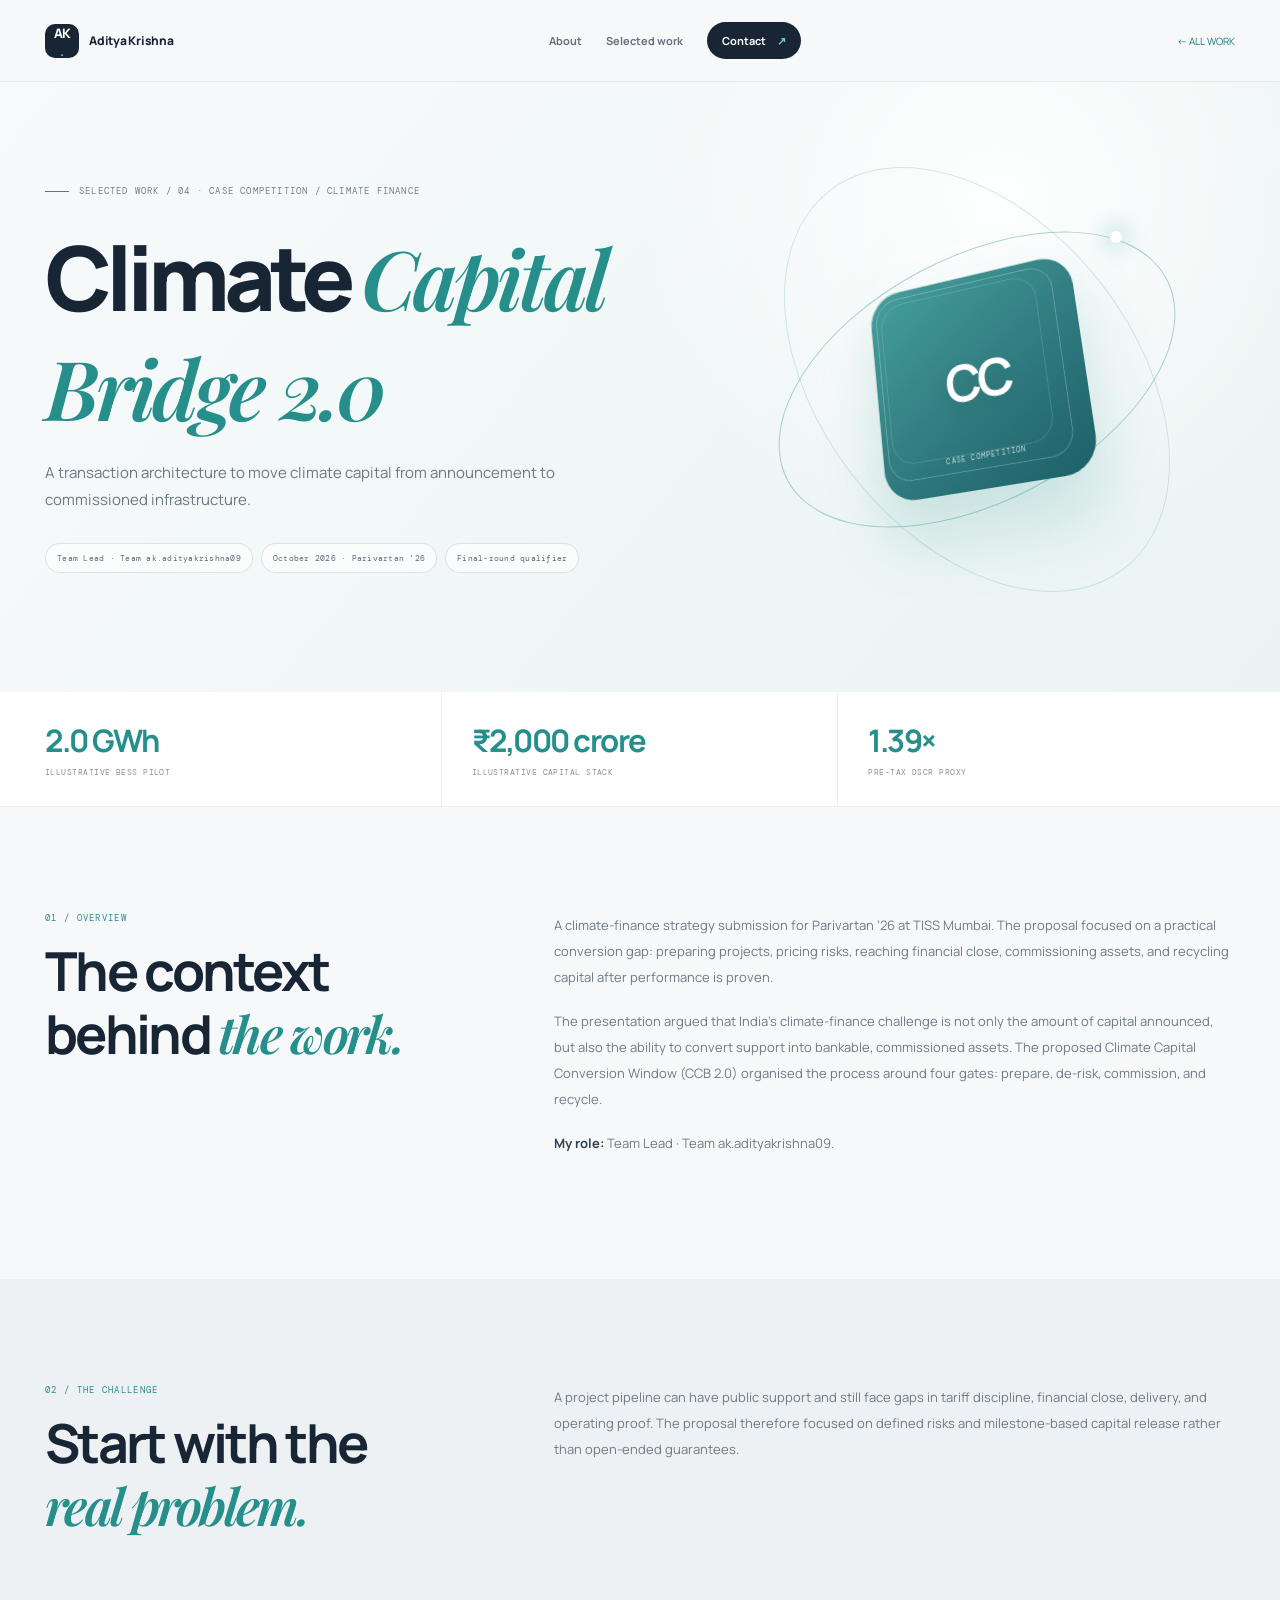
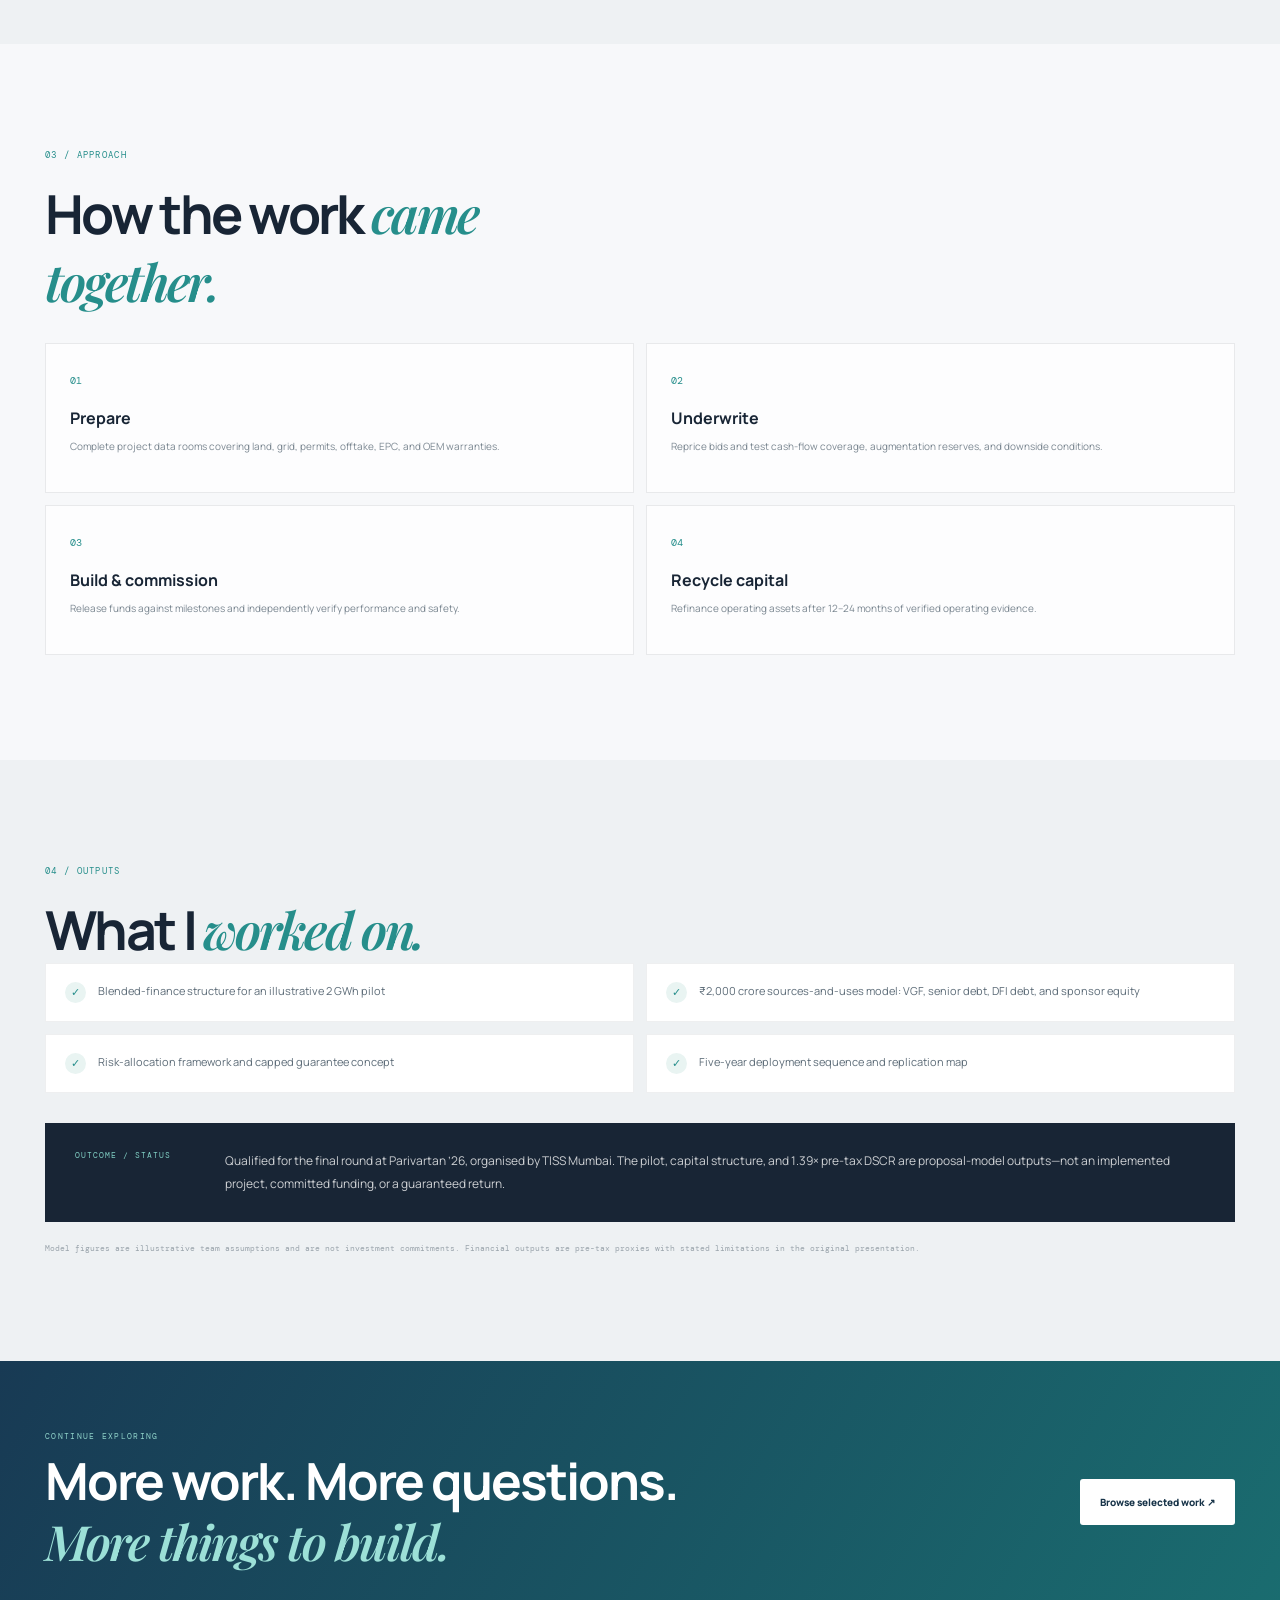
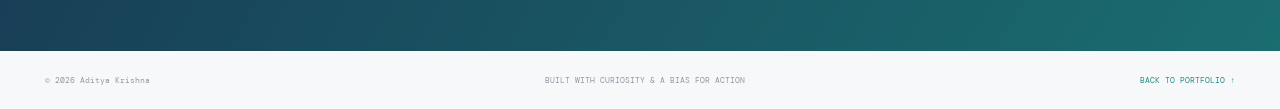
<file: work/parivartan.html>
<!doctype html>
<html lang="en"><head>
<meta charset="utf-8"><meta name="viewport" content="width=device-width,initial-scale=1">
<meta name="theme-color" content="#f7f8fa"><meta name="description" content="A climate-finance strategy submission for Parivartan ’26 at TISS Mumbai. The proposal focused on a practical conversion gap: preparing projects, pricing risks, reaching financial close, commissioning assets, and recycling capital after performance is proven.">
<title>Climate Capital Bridge 2.0 — Aditya Krishna</title>
<link rel="preconnect" href="https://fonts.googleapis.com"><link rel="preconnect" href="https://fonts.gstatic.com" crossorigin>
<link href="https://fonts.googleapis.com/css2?family=DM+Mono:wght@400;500&family=Manrope:wght@400;500;600;700;800&family=Playfair+Display:ital,wght@0,600;0,700;1,600;1,700&display=swap" rel="stylesheet">
<link rel="stylesheet" href="../styles.css"><script defer src="../case-study.js"></script>
<style>:root{--case-accent:#b08a55;--case-soft:#f4eee4; }</style>
<link rel="stylesheet" href="../assets/css/animations.css">
<link href="https://unpkg.com/aos@2.3.4/dist/aos.css" rel="stylesheet"/>
</head><body class="case-body">
<div class="scroll-progress"><span></span></div>
<header class="site-header case-header"><a class="brand" href="../index.html"><span class="brand-mark">AK<span>.</span></span><span class="brand-name">Aditya Krishna</span></a><nav class="main-nav"><a href="../index.html#about">About</a><a href="../index.html#work">Selected work</a><a class="nav-contact" href="../index.html#contact">Contact <span>↗</span></a></nav><a class="case-back" href="../index.html#work">← ALL WORK</a></header>
<main class="case-main">
<section class="case-hero"><div class="section-wrap case-hero-inner"><div class="case-hero-copy"><div class="case-eyebrow">SELECTED WORK / 04 · CASE COMPETITION / CLIMATE FINANCE</div><h1>Climate <em>Capital Bridge 2.0</em></h1><p class="case-subtitle">A transaction architecture to move climate capital from announcement to commissioned infrastructure.</p><div class="case-tags"><span>Team Lead · Team ak.adityakrishna09</span><span>October 2026 · Parivartan ’26</span><span>Final-round qualifier</span></div></div>
<div class="case-art-stage" aria-label="Abstract project visualization"><div class="case-art-glow"></div><div class="case-art-ring"></div><div class="case-art-ring ring-two"></div><div class="case-art-core"><strong>CC</strong><small>CASE COMPETITION</small></div><i class="case-art-orbit-dot"></i></div></div></section>
<section class="case-metric-strip"><div class="section-wrap case-metrics"><div class="case-metric"><strong>2.0 GWh</strong><span>Illustrative BESS pilot</span></div><div class="case-metric"><strong>₹2,000 crore</strong><span>Illustrative capital stack</span></div><div class="case-metric"><strong>1.39×</strong><span>Pre-tax DSCR proxy</span></div></div></section>
<section class="case-section"><div class="section-wrap case-two-col"><div><div class="case-side-label">01 / OVERVIEW</div><h2>The context behind <em>the work.</em></h2></div><div class="case-prose"><p>A climate-finance strategy submission for Parivartan ’26 at TISS Mumbai. The proposal focused on a practical conversion gap: preparing projects, pricing risks, reaching financial close, commissioning assets, and recycling capital after performance is proven.</p><p>The presentation argued that India’s climate-finance challenge is not only the amount of capital announced, but also the ability to convert support into bankable, commissioned assets. The proposed Climate Capital Conversion Window (CCB 2.0) organised the process around four gates: prepare, de-risk, commission, and recycle.</p><p><strong>My role:</strong> Team Lead · Team ak.adityakrishna09.</p></div></div></section>
<section class="case-section alt"><div class="section-wrap case-two-col"><div><div class="case-side-label">02 / THE CHALLENGE</div><h2>Start with the <em>real problem.</em></h2></div><div class="case-prose"><p>A project pipeline can have public support and still face gaps in tariff discipline, financial close, delivery, and operating proof. The proposal therefore focused on defined risks and milestone-based capital release rather than open-ended guarantees.</p></div></div></section>
<section class="case-section"><div class="section-wrap"><div class="case-side-label">03 / APPROACH</div><h2>How the work <em>came together.</em></h2><div class="case-steps"><article class="case-step"><span>01</span><h3>Prepare</h3><p>Complete project data rooms covering land, grid, permits, offtake, EPC, and OEM warranties.</p></article><article class="case-step"><span>02</span><h3>Underwrite</h3><p>Reprice bids and test cash-flow coverage, augmentation reserves, and downside conditions.</p></article><article class="case-step"><span>03</span><h3>Build &amp; commission</h3><p>Release funds against milestones and independently verify performance and safety.</p></article><article class="case-step"><span>04</span><h3>Recycle capital</h3><p>Refinance operating assets after 12–24 months of verified operating evidence.</p></article></div></div></section>
<section class="case-section alt"><div class="section-wrap"><div class="case-side-label">04 / OUTPUTS</div><h2>What I <em>worked on.</em></h2><div class="case-output-grid"><div class="case-output"><i>✓</i><span>Blended-finance structure for an illustrative 2 GWh pilot</span></div><div class="case-output"><i>✓</i><span>₹2,000 crore sources-and-uses model: VGF, senior debt, DFI debt, and sponsor equity</span></div><div class="case-output"><i>✓</i><span>Risk-allocation framework and capped guarantee concept</span></div><div class="case-output"><i>✓</i><span>Five-year deployment sequence and replication map</span></div></div><div class="case-outcome"><span>OUTCOME / STATUS</span><p>Qualified for the final round at Parivartan ’26, organised by TISS Mumbai. The pilot, capital structure, and 1.39× pre-tax DSCR are proposal-model outputs—not an implemented project, committed funding, or a guaranteed return.</p></div><p class="case-disclaimer">Model figures are illustrative team assumptions and are not investment commitments. Financial outputs are pre-tax proxies with stated limitations in the original presentation.</p></div></section>
<section class="case-next"><div class="section-wrap case-next-inner"><div><p>CONTINUE EXPLORING</p><h2>More work. More questions.<br><em>More things to build.</em></h2></div><a href="../index.html#work">Browse selected work ↗</a></div></section>
</main><footer class="section-wrap case-footer"><span>© <span id="year"></span> Aditya Krishna</span><span>BUILT WITH CURIOSITY & A BIAS FOR ACTION</span><a href="../index.html#work">BACK TO PORTFOLIO ↑</a></footer>
</body></html>
</file>
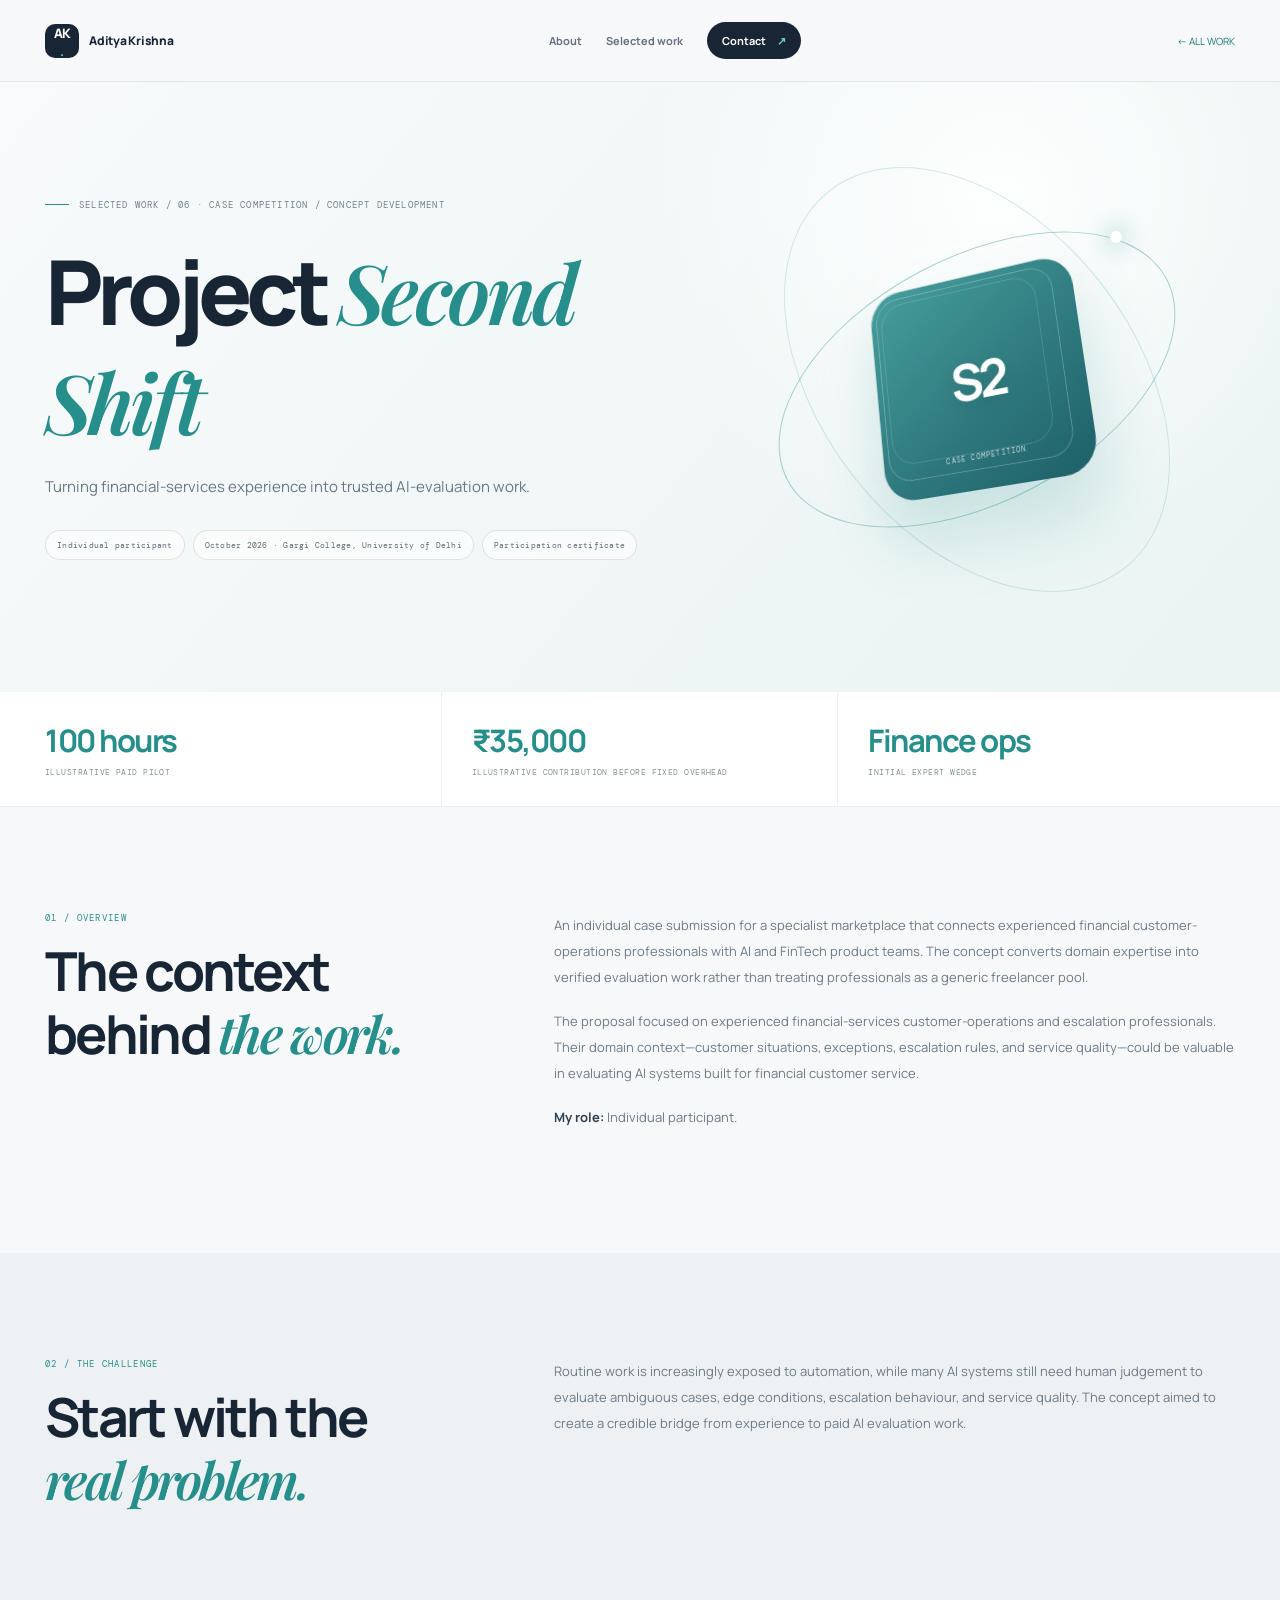
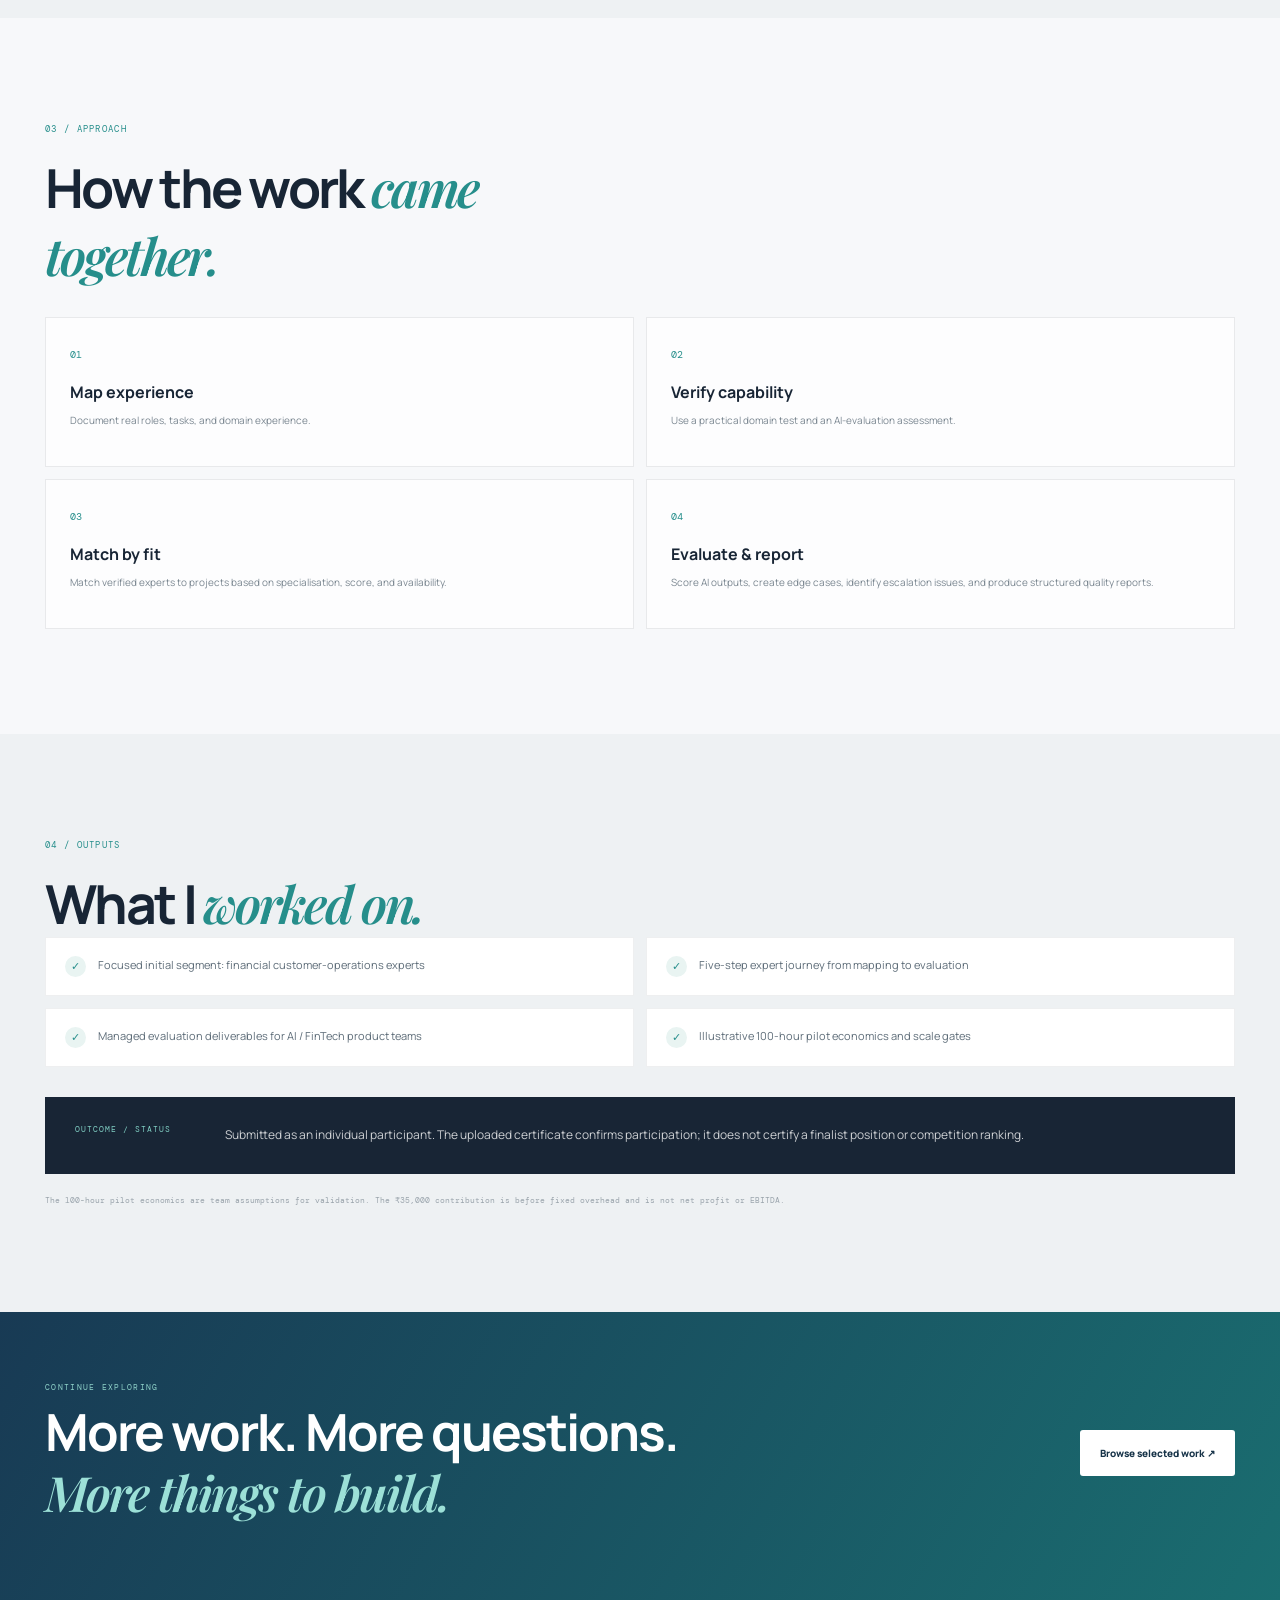
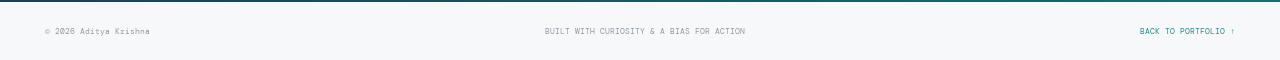
<file: work/second-shift.html>
<!doctype html>
<html lang="en"><head>
<meta charset="utf-8"><meta name="viewport" content="width=device-width,initial-scale=1">
<meta name="theme-color" content="#f7f8fa"><meta name="description" content="An individual case submission for a specialist marketplace that connects experienced financial customer-operations professionals with AI and FinTech product teams. The concept converts domain expertise into verified evaluation work rather than treating professionals as a generic freelancer pool.">
<title>Project Second Shift — Aditya Krishna</title>
<link rel="preconnect" href="https://fonts.googleapis.com"><link rel="preconnect" href="https://fonts.gstatic.com" crossorigin>
<link href="https://fonts.googleapis.com/css2?family=DM+Mono:wght@400;500&family=Manrope:wght@400;500;600;700;800&family=Playfair+Display:ital,wght@0,600;0,700;1,600;1,700&display=swap" rel="stylesheet">
<link rel="stylesheet" href="../styles.css"><script defer src="../case-study.js"></script>
<style>:root{--case-accent:#317f77;--case-soft:#edf3ef; }</style>
</head><body class="case-body">
<div class="scroll-progress"><span></span></div>
<header class="site-header case-header"><a class="brand" href="../index.html"><span class="brand-mark">AK<span>.</span></span><span class="brand-name">Aditya Krishna</span></a><nav class="main-nav"><a href="../index.html#about">About</a><a href="../index.html#work">Selected work</a><a class="nav-contact" href="../index.html#contact">Contact <span>↗</span></a></nav><a class="case-back" href="../index.html#work">← ALL WORK</a></header>
<main class="case-main">
<section class="case-hero"><div class="section-wrap case-hero-inner"><div class="case-hero-copy"><div class="case-eyebrow">SELECTED WORK / 06 · CASE COMPETITION / CONCEPT DEVELOPMENT</div><h1>Project <em>Second Shift</em></h1><p class="case-subtitle">Turning financial-services experience into trusted AI-evaluation work.</p><div class="case-tags"><span>Individual participant</span><span>October 2026 · Gargi College, University of Delhi</span><span>Participation certificate</span></div></div>
<div class="case-art-stage" aria-label="Abstract project visualization"><div class="case-art-glow"></div><div class="case-art-ring"></div><div class="case-art-ring ring-two"></div><div class="case-art-core"><strong>S2</strong><small>CASE COMPETITION</small></div><i class="case-art-orbit-dot"></i></div></div></section>
<section class="case-metric-strip"><div class="section-wrap case-metrics"><div class="case-metric"><strong>100 hours</strong><span>Illustrative paid pilot</span></div><div class="case-metric"><strong>₹35,000</strong><span>Illustrative contribution before fixed overhead</span></div><div class="case-metric"><strong>Finance ops</strong><span>Initial expert wedge</span></div></div></section>
<section class="case-section"><div class="section-wrap case-two-col"><div><div class="case-side-label">01 / OVERVIEW</div><h2>The context behind <em>the work.</em></h2></div><div class="case-prose"><p>An individual case submission for a specialist marketplace that connects experienced financial customer-operations professionals with AI and FinTech product teams. The concept converts domain expertise into verified evaluation work rather than treating professionals as a generic freelancer pool.</p><p>The proposal focused on experienced financial-services customer-operations and escalation professionals. Their domain context—customer situations, exceptions, escalation rules, and service quality—could be valuable in evaluating AI systems built for financial customer service.</p><p><strong>My role:</strong> Individual participant.</p></div></div></section>
<section class="case-section alt"><div class="section-wrap case-two-col"><div><div class="case-side-label">02 / THE CHALLENGE</div><h2>Start with the <em>real problem.</em></h2></div><div class="case-prose"><p>Routine work is increasingly exposed to automation, while many AI systems still need human judgement to evaluate ambiguous cases, edge conditions, escalation behaviour, and service quality. The concept aimed to create a credible bridge from experience to paid AI evaluation work.</p></div></div></section>
<section class="case-section"><div class="section-wrap"><div class="case-side-label">03 / APPROACH</div><h2>How the work <em>came together.</em></h2><div class="case-steps"><article class="case-step"><span>01</span><h3>Map experience</h3><p>Document real roles, tasks, and domain experience.</p></article><article class="case-step"><span>02</span><h3>Verify capability</h3><p>Use a practical domain test and an AI-evaluation assessment.</p></article><article class="case-step"><span>03</span><h3>Match by fit</h3><p>Match verified experts to projects based on specialisation, score, and availability.</p></article><article class="case-step"><span>04</span><h3>Evaluate &amp; report</h3><p>Score AI outputs, create edge cases, identify escalation issues, and produce structured quality reports.</p></article></div></div></section>
<section class="case-section alt"><div class="section-wrap"><div class="case-side-label">04 / OUTPUTS</div><h2>What I <em>worked on.</em></h2><div class="case-output-grid"><div class="case-output"><i>✓</i><span>Focused initial segment: financial customer-operations experts</span></div><div class="case-output"><i>✓</i><span>Five-step expert journey from mapping to evaluation</span></div><div class="case-output"><i>✓</i><span>Managed evaluation deliverables for AI / FinTech product teams</span></div><div class="case-output"><i>✓</i><span>Illustrative 100-hour pilot economics and scale gates</span></div></div><div class="case-outcome"><span>OUTCOME / STATUS</span><p>Submitted as an individual participant. The uploaded certificate confirms participation; it does not certify a finalist position or competition ranking.</p></div><p class="case-disclaimer">The 100-hour pilot economics are team assumptions for validation. The ₹35,000 contribution is before fixed overhead and is not net profit or EBITDA.</p></div></section>
<section class="case-next"><div class="section-wrap case-next-inner"><div><p>CONTINUE EXPLORING</p><h2>More work. More questions.<br><em>More things to build.</em></h2></div><a href="../index.html#work">Browse selected work ↗</a></div></section>
</main><footer class="section-wrap case-footer"><span>© <span id="year"></span> Aditya Krishna</span><span>BUILT WITH CURIOSITY & A BIAS FOR ACTION</span><a href="../index.html#work">BACK TO PORTFOLIO ↑</a></footer>
</body></html>
</file>
<file: styles.css>
:root {
  --paper: #f7f8fa;
  --paper-2: #eef1f4;
  --ink: #182535;
  --ink-soft: #3d4a59;
  --muted: #788493;
  --line: rgba(24, 37, 53, .13);
  --teal: #2e9d9a;
  --teal-dark: #1b7778;
  --blue: #183c60;
  --blue-2: #2c5878;
  --white: #fff;
  --serif: "Playfair Display", Georgia, serif;
  --sans: "Manrope", Arial, sans-serif;
  --mono: "DM Mono", monospace;
  --ease: cubic-bezier(.2,.75,.25,1);
}
* { box-sizing: border-box; }
html { scroll-behavior: smooth; scroll-padding-top: 90px; overflow-x: clip; }
body { margin: 0; background: var(--paper); color: var(--ink); font-family: var(--sans); -webkit-font-smoothing: antialiased; overflow-x: hidden; }
body:has(.scroll-film) { background: transparent; }
.scroll-film { position:fixed; inset:0; z-index:0; display:block; width:100%; height:100%; opacity:.62; pointer-events:none; }
.scroll-film-wash { position:fixed; inset:0; z-index:1; pointer-events:none; background:linear-gradient(180deg,rgba(247,248,250,.78),rgba(247,248,250,.64) 42%,rgba(247,248,250,.76)); }
main { position:relative; z-index:2; }
body:has(.scroll-film) .cursor-light { z-index:3; }
body.modal-open { overflow: hidden; }
a { color: inherit; text-decoration: none; }
button { font: inherit; }
::selection { background: rgba(46,157,154,.2); color: var(--ink); }
.scroll-progress { position: fixed; inset: 0 auto auto 0; width: 100%; height: 2px; z-index: 120; pointer-events: none; }
.scroll-progress span { display: block; height: 100%; width: 0; background: var(--teal); box-shadow: 0 0 14px rgba(46,157,154,.55); }
.cursor-dot, .cursor-ring { position: fixed; left: 0; top: 0; border-radius: 50%; pointer-events: none; z-index: 140; opacity: 0; transform: translate(-50%,-50%); }
.cursor-dot { width: 5px; height: 5px; background: var(--teal); }
.cursor-ring { width: 30px; height: 30px; border: 1px solid rgba(46,157,154,.48); transition: width .22s ease, height .22s ease, border-color .22s ease; }
.cursor-light { position:fixed; z-index:1; left:var(--pointer-x,50%); top:var(--pointer-y,50%); width:320px; height:320px; border-radius:50%; pointer-events:none; transform:translate(-50%,-50%); background:radial-gradient(circle,rgba(96,190,180,.105),rgba(96,190,180,0) 68%); opacity:0; transition:opacity .3s ease; }
body.cursor-ready .cursor-light { opacity:1; }
body.cursor-ready .cursor-dot, body.cursor-ready .cursor-ring { opacity: 1; }
body.cursor-hover .cursor-ring { width: 48px; height: 48px; border-color: var(--teal); }
.section-wrap { width: min(1190px, calc(100% - 64px)); margin-inline: auto; }
.section-pad { padding-block: 88px; }
.site-header { height: 82px; width: 100%; position: absolute; top: 0; left: 0; z-index: 100; display: flex; align-items: center; justify-content: space-between; padding: 0 max(32px, calc((100% - 1190px)/2)); border-bottom: 1px solid rgba(24,37,53,.08); background: rgba(247,248,250,.72); backdrop-filter: blur(18px); }
.brand { display: inline-flex; align-items: center; gap: 10px; }
.brand-mark { width: 34px; height: 34px; display: grid; place-items: center; border-radius: 10px; background: var(--ink); color: #fff; font-size: 13px; font-weight: 800; letter-spacing: -.8px; }
.brand-mark span { color: #5cc0b4; }
.brand-name { font-size: 12px; font-weight: 800; letter-spacing: -.25px; }
.main-nav { display: flex; align-items: center; gap: 32px; }
.main-nav a { font-size: 11px; font-weight: 700; color: #66717f; transition: color .25s ease; }
.main-nav a:hover { color: var(--teal-dark); }
.main-nav .nav-contact { padding: 11px 15px; color: #fff; background: var(--ink); border-radius: 30px; }
.main-nav .nav-contact:hover { color: #fff; background: var(--teal-dark); }
.nav-contact span { margin-left: 9px; color: #74d1c5; }
.menu-toggle { display: none; border: 0; background: none; width: 38px; height: 38px; padding: 8px; }
.menu-toggle span { height: 1px; width: 100%; background: var(--ink); display: block; margin: 6px 0; }

.hero { min-height: 820px; min-height: min(900px, 100svh); padding-top: 82px; display: grid; grid-template-columns: 1.05fr .95fr; align-items: center; position: relative; gap: 54px; }
.hero-canvas { position:absolute; inset:0; width:100%; height:100%; z-index:0; pointer-events:none; }
.hero-visual #hero-canvas { position:absolute; inset:0; width:100%; height:100%; z-index:1; }
.hero-visual:has(.hero-canvas.is-live) .hero-sculpture { opacity:.12; }
.hero::before { content: ""; position: absolute; width: 660px; height: 660px; border-radius: 50%; background: radial-gradient(circle, rgba(218,229,232,.8), rgba(247,248,250,0) 68%); left: 40%; top: 6%; z-index: -1; pointer-events: none; }
.hero-copy { padding: 38px 0 30px; position: relative; z-index: 2; }
.eyebrow, .hero-kicker, .section-label, .project-type, .card-micro-label, .caption-overline, .project-meta, .art-corner, .recognition-main>span, .timeline-year, .timeline small, .contact-socials, .site-footer, .numbers-disclaimer, .work-toolbar>span { font-family: var(--mono); }
.eyebrow { display: inline-flex; align-items: center; gap: 9px; padding: 9px 13px; border: 1px solid rgba(24,37,53,.12); border-radius: 30px; color: #66717f; background: rgba(255,255,255,.6); font-size: 9px; letter-spacing: .1px; }
.eyebrow-dot, .live-dot { width: 6px; height: 6px; border-radius: 50%; background: var(--teal); display: inline-block; box-shadow: 0 0 0 4px rgba(46,157,154,.1); }
.hero-kicker { margin: 30px 0 17px; font-size: 10px; color: var(--teal-dark); letter-spacing: 1.7px; text-transform: uppercase; }
.hero h1 { font-size: clamp(70px, 8vw, 104px); line-height: .91; letter-spacing: -7px; font-weight: 800; margin: 0; max-width: 680px; }
.hero-line { display:block; overflow:hidden; padding-bottom:.12em; margin-bottom:-.12em; }
.hero-glyph { display:inline-block; transform-style:preserve-3d; }
.hero h1 em, .section-heading h2 em, .hotel-copy h2 em, .contact-content h2 em { font-family: var(--serif); font-weight: 600; color: var(--teal-dark); letter-spacing: -3px; }
.hero-description { color: #697583; font-size: 14px; line-height: 1.9; max-width: 480px; margin: 25px 0 28px; }
.hero-actions { display: flex; align-items: center; gap: 24px; flex-wrap: wrap; }
.button { min-height: 50px; display: inline-flex; align-items: center; justify-content: center; gap: 27px; border-radius: 5px; padding: 0 20px; font-weight: 800; font-size: 11px; transition: transform .25s ease, background .25s ease, box-shadow .25s ease; }
.button-dark { background: var(--ink); color: #fff; box-shadow: 0 12px 30px rgba(24,37,53,.12); }
.button-dark:hover { background: var(--teal-dark); transform: translateY(-3px); box-shadow: 0 14px 30px rgba(27,119,120,.18); }
.button span { font-size: 16px; color: #69c8bb; }
.text-link, .underlined-link { font-size: 11px; font-weight: 800; border-bottom: 1px solid rgba(24,37,53,.35); padding-bottom: 6px; transition: color .2s ease, border-color .2s ease; }
.text-link:hover, .underlined-link:hover { color: var(--teal-dark); border-color: var(--teal); }
.text-link span, .underlined-link span { color: var(--teal); padding-left: 8px; }
.hero-footnote { margin-top: 54px; display: flex; align-items: center; gap: 9px; color: #89939d; font-size: 10px; }
.hero-footnote strong { color: var(--ink); }
.hero-visual { height: 620px; position: relative; display: flex; align-items: center; justify-content: center; perspective: 1100px; }
.portrait-frame { height: min(480px, 66vh); aspect-ratio: 4/5; position: relative; z-index:2; overflow: hidden; border-radius: 46% 46% 8px 8px; border: 9px solid rgba(255,255,255,.74); box-shadow: 0 28px 75px rgba(32,54,72,.18); background: #d6dce0; transform:translateX(-56px); transform-style: preserve-3d; }
.portrait-frame img { width: 100%; height: 100%; object-fit: cover; object-position: 50% 46%; filter: saturate(.86); transform: scale(1.04); }
.portrait-gradient { position: absolute; inset: 35% 0 0; background: linear-gradient(180deg, transparent, rgba(13,30,46,.65)); }
.portrait-caption { position: absolute; left: 25px; right: 22px; bottom: 25px; display: flex; flex-direction: column; color: #fff; gap: 4px; }
.caption-overline { font-size: 8px; color: #b9d9d7; letter-spacing: 1.4px; }
.portrait-caption strong { font-size: 19px; letter-spacing: -.5px; }
.caption-sub { font-size: 9px; color: rgba(255,255,255,.72); }
.visual-orbit { position: absolute; border-radius: 50%; border: 1px solid rgba(46,157,154,.22); transform: rotate(-22deg); }
.orbit-one { width: 590px; height: 350px; }
.orbit-two { width: 660px; height: 430px; border-color: rgba(24,60,96,.1); transform: rotate(28deg); }
.visual-glow { position: absolute; width: 400px; height: 400px; border-radius: 50%; background: radial-gradient(circle, rgba(173,211,207,.46), transparent 68%); filter: blur(5px); }
.floating-chip { position: absolute; display: flex; align-items: center; gap: 9px; border: 1px solid rgba(255,255,255,.92); border-radius: 9px; background: rgba(255,255,255,.82); backdrop-filter: blur(12px); box-shadow: 0 13px 35px rgba(24,37,53,.11); padding: 10px 14px; z-index: 4; animation: float 6s ease-in-out infinite; }
.chip-iimb { left: -5px; top: 18%; }
.chip-founder { right: -9px; bottom: 22%; animation-delay: -2s; }
.chip-symbol { width: 30px; height: 30px; border-radius: 7px; background: #f0f4f4; display: grid; place-items: center; color: var(--blue); font-size: 16px; }
.chip-symbol.teal { color: var(--teal-dark); background: #e8f5f2; }
.floating-chip small { display: block; color: #8b96a1; font: 7px var(--mono); letter-spacing: .8px; }
.floating-chip strong { display: block; color: var(--ink); font-size: 9px; margin-top: 3px; }
.hero-index { position: absolute; bottom: 34px; right: 14px; display: flex; align-items: center; gap: 8px; color: #87919c; font: 9px var(--mono); }
.hero-index i { width: 45px; height: 1px; background: #c9d0d6; }
.scroll-cue { position: absolute; left: 0; bottom: 28px; display: flex; align-items: center; gap: 12px; color: #909aa4; font: 8px var(--mono); letter-spacing: 1.1px; }
.scroll-line { display: inline-block; width: 36px; height: 1px; background: var(--teal); }
@keyframes float { 0%,100% { transform: translateY(0); } 50% { transform: translateY(-11px); } }

.intro-strip { background: var(--ink); color: rgba(255,255,255,.72); overflow: hidden; }
.strip-inner { min-height: 66px; width: min(1190px, calc(100% - 64px)); margin: auto; display: flex; align-items: center; justify-content: space-between; gap: 26px; white-space: nowrap; font: 9px var(--mono); letter-spacing: 1.2px; }
.strip-inner b { color: #60bdb4; font-size: 14px; font-weight: 400; }
.section-heading { margin-bottom: 54px; }
.section-label { font-size: 9px; color: var(--teal-dark); letter-spacing: 1.5px; margin: 0 0 21px; }
.section-heading h2, .contact-content h2 { font-size: clamp(39px, 5vw, 62px); line-height: 1.08; letter-spacing: -3.2px; margin: 0; font-weight: 800; }
.section-heading h2 em { letter-spacing: -2px; }
.about-grid { display: grid; grid-template-columns: 1.05fr .95fr; gap: 11%; align-items: start; }
.about-main { max-width: 590px; }
.large-copy { font-size: clamp(22px, 2.7vw, 31px); line-height: 1.42; letter-spacing: -1.2px; font-weight: 600; margin: 0 0 30px; }
.large-copy span { color: var(--teal-dark); font-family: var(--serif); font-style: italic; }
.about-main>p:not(.large-copy) { max-width: 540px; color: #707c89; line-height: 1.9; font-size: 12px; margin: 0 0 16px; }
.underlined-link { display: inline-block; margin-top: 22px; }
.about-side { padding-top: 8px; }
.about-photo-wrap { position: relative; height: 290px; overflow: hidden; border-radius: 4px; background: #dfe5e7; }
.about-photo-wrap img { width: 100%; height: 100%; object-fit: cover; object-position: 50% 45%; filter: saturate(.72); }
.photo-stamp { position: absolute; right: 19px; bottom: 17px; padding: 12px 15px; border: 1px solid rgba(255,255,255,.8); background: rgba(24,37,53,.65); backdrop-filter: blur(9px); color: #fff; font: 9px/1.45 var(--mono); letter-spacing: 1px; }
.focus-card { margin-top: 14px; padding: 19px 21px 20px; background: #fff; border: 1px solid var(--line); }
.card-micro-label { color: #87929e; font-size: 8px; letter-spacing: 1.2px; }
.focus-tags { margin-top: 13px; display: flex; flex-wrap: wrap; gap: 7px; }
.focus-tags span { padding: 8px 10px; border-radius: 3px; background: #f1f4f5; color: #566472; font-size: 9px; font-weight: 700; }

.numbers-band { background: #e8eff0; padding: 43px 32px 27px; }
.numbers-inner { width: min(1190px, 100%); margin: auto; display: grid; grid-template-columns: repeat(3,1fr) 1.2fr; align-items: center; }
.number-item { min-height: 85px; display: flex; align-items: center; gap: 18px; padding: 0 30px; border-right: 1px solid rgba(24,37,53,.13); }
.number-item:first-child { padding-left: 0; }
.number-item strong { font-size: 46px; line-height: 1; letter-spacing: -3px; color: var(--teal-dark); font-weight: 800; }
.number-item span { color: #6e7a84; font-size: 9px; line-height: 1.6; }
.number-note { padding-left: 35px; display: flex; gap: 13px; align-items: center; }
.note-star { color: var(--teal); font-size: 27px; }
.number-note p { color: var(--ink); font: 14px/1.4 var(--serif); margin: 0; }
.number-note em { color: var(--teal-dark); }
.numbers-disclaimer { color: #8a969e; font-size: 7px; text-align: right; width: min(1190px,100%); margin: 20px auto 0; letter-spacing: .2px; }

.hotel-feature { position: relative; }
.hotel-heading { display: flex; align-items: center; justify-content: space-between; margin-bottom: 46px; }
.hotel-heading .section-label { margin: 0; }
.status-pill { font: 8px var(--mono); letter-spacing: .8px; color: var(--teal-dark); border: 1px solid rgba(46,157,154,.28); background: #eef8f6; padding: 8px 11px; border-radius: 30px; }
.status-pill i, .product-online i { display: inline-block; width: 5px; height: 5px; border-radius: 50%; background: #43b7a6; margin-right: 7px; vertical-align: middle; }
.hotel-grid { display: grid; grid-template-columns: .94fr 1.06fr; gap: 8%; align-items: center; }
.hotel-logo-wrap { width: 78px; height: 78px; padding: 8px; background: #fff; border: 1px solid var(--line); border-radius: 17px; box-shadow: 0 10px 30px rgba(24,37,53,.06); }
.hotel-logo-wrap img { width: 100%; height: 100%; object-fit: contain; }
.project-type { color: #8a959f; font-size: 8px; letter-spacing: 1.2px; margin: 23px 0 12px; }
.hotel-copy h2 { margin: 0; font-size: clamp(42px,5vw,62px); line-height: 1.06; letter-spacing: -3px; }
.hotel-copy h2 em { letter-spacing: -2px; }
.hotel-desc { color: #707c89; font-size: 11px; line-height: 1.9; max-width: 490px; margin: 20px 0 25px; }
.hotel-proof { display: flex; align-items: center; gap: 13px; padding: 16px 0 19px; border-top: 1px solid var(--line); border-bottom: 1px solid var(--line); max-width: 470px; }
.hotel-proof strong { color: var(--teal-dark); font-size: 36px; line-height: 1; letter-spacing: -2px; }
.hotel-proof span { color: #6f7c87; font-size: 10px; }
.feature-list { max-width: 470px; margin: 19px 0 24px; }
.feature-list>div { display: grid; grid-template-columns: 28px 1fr; column-gap: 10px; margin: 12px 0; align-items: start; }
.feature-list>div>span { color: var(--teal); font: 9px var(--mono); padding-top: 2px; }
.feature-list strong { font-size: 10px; }
.feature-list small { grid-column: 2; color: #8a949e; font-size: 8px; margin-top: 3px; }
.hotel-visual { min-height: 580px; position: relative; display: grid; place-items: center; }
.hotel-backdrop-shape { position: absolute; width: 90%; height: 88%; border-radius: 50% 48% 38% 48%; background: linear-gradient(140deg,#e1eeec,#e8ebf1 70%,#d5e1e6); transform: rotate(-8deg); }
.hotel-product-card { z-index: 2; width: min(430px, 92%); padding: 24px; background: rgba(255,255,255,.93); border: 1px solid rgba(255,255,255,.85); box-shadow: 0 30px 75px rgba(30,58,77,.16); transform: rotate(2.3deg); border-radius: 5px; position: relative; }
.product-card-top, .product-card-bottom, .panel-head { display: flex; justify-content: space-between; align-items: center; }
.mini-brand { display: flex; align-items: center; gap: 7px; font-size: 10px; font-weight: 800; }
.mini-brand img { width: 24px; height: 24px; object-fit: contain; }
.product-online { color: #8f9a9e; font: 7px var(--mono); letter-spacing: .7px; }
.product-card-title { font-size: 20px; font-weight: 800; letter-spacing: -1px; margin: 22px 0 17px; }
.product-stat-grid { display: grid; grid-template-columns: 1fr 1fr; gap: 9px; }
.product-stat { background: #f1f5f5; border: 1px solid #e7eded; padding: 13px; }
.product-stat small { display: block; font: 7px var(--mono); color: #8c999f; letter-spacing: .3px; }
.product-stat strong { display: block; margin-top: 8px; font-size: 17px; letter-spacing: -.5px; }
.product-stat strong span { color: var(--teal); margin-left: 5px; }
.stat-line { display: block; height: 3px; border-radius: 4px; margin-top: 12px; background: linear-gradient(90deg,#49aaa4 0 62%,#dce7e7 62%); }
.line-b { background: linear-gradient(90deg,#54789a 0 77%,#dce7e7 77%); }
.product-panel { margin-top: 11px; border: 1px solid #e8eded; padding: 13px; }
.panel-head { color: #566472; font-size: 8px; font-weight: 800; margin-bottom: 8px; }
.panel-head span:last-child { color: var(--teal); font-size: 14px; }
.panel-row { display: flex; align-items: center; gap: 10px; padding: 10px 0; border-top: 1px solid #edf0f1; }
.panel-icon { width: 27px; height: 27px; display: grid; place-items: center; border-radius: 5px; font-size: 14px; font-style: normal; }
.icon-blue { color: #426b92; background: #eaf0f7; }.icon-green { color: #39958e; background: #e8f5f2; }.icon-purple { color: #7d75a7; background: #f0eff8; }
.panel-row span { flex: 1; }.panel-row b { display: block; font-size: 8px; }.panel-row small { display: block; color: #97a0a8; font-size: 7px; margin-top: 3px; }.panel-row em { color: #a3afb4; font: 8px var(--mono); font-style: normal; }
.product-card-bottom { margin-top: 16px; color: #a1acb1; font: 6px var(--mono); letter-spacing: .6px; }
.hotel-side-note { z-index: 3; position: absolute; bottom: 28px; right: -1px; padding: 12px 16px; background: var(--ink); color: #fff; font: 11px/1.5 var(--serif); transform: rotate(-3deg); box-shadow: 0 12px 24px rgba(24,37,53,.15); }

.work-section { background:#f0f2f4; width:100%; padding-inline:clamp(32px,calc(50vw - 595px),125px); }
.work-heading { display: flex; justify-content: space-between; align-items: end; gap: 50px; }
.section-aside { color: #7b8792; max-width: 310px; font-size: 10px; line-height: 1.9; margin: 0 0 7px; }
.work-toolbar { display: flex; align-items: center; justify-content: space-between; border-top: 1px solid var(--line); border-bottom: 1px solid var(--line); padding: 16px 0; margin-bottom: 28px; }
.work-toolbar>span { color: #98a2ab; font-size: 8px; letter-spacing: 1.1px; }
.filter-group { display: flex; gap: 5px; }
.filter-button { border: 1px solid transparent; color: #7d8790; background: transparent; font-size: 9px; padding: 7px 11px; border-radius: 30px; cursor: pointer; transition: all .2s ease; }
.filter-button:hover, .filter-button.active { border-color: rgba(46,157,154,.28); color: var(--teal-dark); background: #e5f1f0; }
.project-grid { display: grid; grid-template-columns: repeat(3, minmax(0, 1fr)); gap: 22px 16px; }
.project-card { min-width: 0; padding: 15px 15px 20px; background: #fff; border: 1px solid rgba(24,37,53,.06); box-shadow: 0 5px 18px rgba(24,37,53,.025); transition: transform .35s var(--ease), box-shadow .35s var(--ease), opacity .3s ease; transform-style: preserve-3d; }
.project-card:hover { transform: translateY(-7px); box-shadow: 0 22px 48px rgba(24,37,53,.09); }
.project-card.is-hidden { display: none; }
.project-art { height: 230px; position: relative; overflow: hidden; display: grid; place-items: center; }
.art-corner { position: absolute; left: 16px; bottom: 15px; color: rgba(255,255,255,.75); font-size: 7px; letter-spacing: 1px; z-index: 2; }
.art-arrow { position: absolute; right: 14px; top: 13px; z-index: 2; width: 30px; height: 30px; display: grid; place-items: center; border-radius: 50%; background: rgba(255,255,255,.18); border: 1px solid rgba(255,255,255,.32); color: #fff; font-size: 15px; transition: transform .2s ease; }
.project-card:hover .art-arrow { transform: rotate(45deg); }
.art-hotel { background: radial-gradient(circle at 50% 48%, #f9ffff 0 15%, #cce1df 15.5% 29%, transparent 29.5%), linear-gradient(135deg,#dfeceb,#eff3f2); }
.art-hotel img { position: relative; z-index: 1; width: 150px; height: 150px; object-fit: contain; filter: drop-shadow(0 12px 16px rgba(33,73,79,.14)); transition: transform .5s var(--ease); }
.project-card:hover .art-hotel img { transform: scale(1.08) rotate(-3deg); }
.art-hotel .art-corner { color: #66817f; }
.art-hotel .art-arrow { color: #30565b; border-color: rgba(48,86,91,.23); background: rgba(255,255,255,.5); }
.art-palace { background: linear-gradient(135deg,#1b3954,#315f73); color: #fff; }
.palace-lines { display: flex; align-items: end; gap: 7px; height: 92px; position: absolute; bottom: 0; left: 0; right: 0; padding: 0 35px; opacity: .25; }
.palace-lines i { display: block; flex: 1; border: 1px solid #bbd5d3; border-bottom: 0; height: 52%; }.palace-lines i:nth-child(2){height:80%}.palace-lines i:nth-child(3){height:100%}.palace-lines i:nth-child(4){height:67%}.palace-lines i:nth-child(5){height:90%}
.palace-word { z-index: 1; text-align: center; font-size: 38px; line-height: .95; letter-spacing: 3px; font-weight: 800; }.palace-word em { font-family: var(--serif); font-weight: 600; color: #79c7bc; letter-spacing: 5px; }
.art-milk { background: linear-gradient(135deg,#173c60,#267d88); color: #fff; }
.art-tag { position: absolute; top: 20px; left: 20px; font: 7px var(--mono); letter-spacing: 1.3px; color: #a3e0d6; }
.milk-orbit { width: 138px; height: 138px; border: 1px solid rgba(255,255,255,.45); border-radius: 50%; display: flex; flex-direction: column; align-items: center; justify-content: center; font-size: 43px; font-weight: 800; letter-spacing: -3px; box-shadow: 0 0 0 15px rgba(255,255,255,.04), 0 0 0 31px rgba(255,255,255,.025); }
.milk-orbit span { font: 10px var(--mono); color: #80d2c7; letter-spacing: 2px; }
.city-stack { position: absolute; right: 30px; display: flex; flex-direction: column; gap: 5px; }.city-stack i { width: 33px; padding: 5px 0; background: rgba(255,255,255,.12); border: 1px solid rgba(255,255,255,.18); text-align: center; font: 7px var(--mono); font-style: normal; }
.art-climate { background: linear-gradient(135deg,#192d43,#435d70); color: #fff; }
.climate-sun { width: 105px; height: 105px; border-radius: 50%; background: radial-gradient(circle,#e9d8ab,#d2af78); position: absolute; top: 35px; right: 70px; opacity: .9; box-shadow: 0 0 65px rgba(235,211,165,.2); }
.climate-rings { position: absolute; left: 30px; bottom: 20px; width: 200px; height: 140px; border-top: 1px solid rgba(173,217,210,.55); border-radius: 50%; transform: rotate(-18deg); }.climate-rings i { position: absolute; inset: 13px 0 0; border-top: 1px solid rgba(173,217,210,.4); border-radius: 50%; }.climate-rings i:nth-child(2){inset:26px 0 0}.climate-rings i:nth-child(3){inset:39px 0 0}
.climate-label { position: relative; z-index: 1; margin-left: 45px; margin-top: 20px; font-size: 28px; line-height: .9; font-weight: 800; letter-spacing: 2px; }.climate-label em { font-family: var(--serif); font-weight: 600; color: #d6c092; }.climate-label small { display: block; font: 8px var(--mono); letter-spacing: 3px; color: #b2d7ce; margin-top: 9px; }
.art-aureon { background: linear-gradient(135deg,#202b45,#343c63 65%,#52668b); color: #fff; }
.world-grid { position: absolute; inset: 35px 20px 35px; display: grid; grid-template-columns: repeat(3,1fr); gap: 6px; opacity: .4; }.world-grid i { display: grid; place-items: center; border: 1px solid rgba(255,255,255,.3); font: 7px var(--mono); letter-spacing: 1px; font-style: normal; }
.aureon-title { position: relative; z-index: 1; background: rgba(25,35,57,.68); padding: 14px 24px; font-size: 31px; line-height: .95; font-weight: 800; letter-spacing: 3px; }.aureon-title em { color: #b3c6ed; font-family: var(--serif); font-weight: 600; letter-spacing: 4px; }
.art-shift { background: linear-gradient(135deg,#e8e3db,#e0e8e5); color: #203448; }
.shift-quote { z-index: 1; font-size: 38px; font-weight: 800; letter-spacing: -2px; line-height: .92; }.shift-quote em { color: var(--teal-dark); font: italic 600 39px var(--serif); }
.shift-route { position: absolute; width: 180px; height: 130px; right: 15px; bottom: 15px; border: 1px solid rgba(46,157,154,.35); border-radius: 50%; transform: rotate(-28deg); }.shift-route i { position: absolute; width: 7px; height: 7px; background: var(--teal); border-radius: 50%; }.shift-route i:nth-child(1){left:24px;top:24px}.shift-route i:nth-child(2){right:18px;top:52px}.shift-route i:nth-child(3){left:88px;bottom:4px}
.art-shift .art-corner { color: #74827d; }
.project-meta { display: flex; justify-content: space-between; gap: 10px; margin: 19px 2px 10px; color: #9aa3ab; font-size: 7px; letter-spacing: .7px; }
.project-card h3 { margin: 0 2px 9px; font-size: 22px; letter-spacing: -.8px; }
.project-card>p { margin: 0 2px; max-width: 510px; color: #657381; font-size: 11px; line-height: 1.75; min-height: 58px; }
.project-badge { display: inline-block; margin: 13px 2px 0; color: var(--teal-dark); background: #edf6f4; border: 1px solid #d8ebe7; padding: 7px 9px; font: 7px var(--mono); letter-spacing: .25px; }
.project-open { margin: 17px 2px 0; padding: 0 0 5px; color: var(--ink); background: transparent; border: 0; border-bottom: 1px solid rgba(24,37,53,.25); font-size: 9px; font-weight: 800; cursor: pointer; transition: color .2s ease, border-color .2s ease; }
.project-open span { color: var(--teal); margin-left: 10px; font-size: 13px; }
.project-open:hover { color: var(--teal-dark); border-color: var(--teal); }
.work-footnote { font: 7px/1.7 var(--mono); text-align: right; margin: 25px 0 0; color: #9aa3ab; }

/* Personal experience pillars: the work supports Aditya's story rather than replacing it. */
.experience-section { padding-block:94px; }
.experience-section .section-heading { margin-bottom:38px; }
.experience-grid { display:grid; grid-template-columns:repeat(3,minmax(0,1fr)); gap:16px; }
.experience-card { position:relative; min-height:365px; padding:24px 24px 22px; overflow:hidden; border:1px solid rgba(24,37,53,.08); background:#e6f0ee; transform-style:preserve-3d; transition:transform .45s var(--ease),box-shadow .45s var(--ease); }
.experience-card::before { content:""; position:absolute; width:240px; height:240px; right:-74px; top:-84px; border-radius:50%; background:radial-gradient(circle,rgba(255,255,255,.8),transparent 70%); transition:transform .5s ease; pointer-events:none; }
.experience-card:hover { transform:translateY(-8px) rotateX(2deg); box-shadow:0 24px 55px rgba(24,37,53,.11); }
.experience-card:hover::before { transform:scale(1.35); }
.experience-shape { background:#e8ebf3; }
.experience-think { background:#1b3447; color:#fff; }
.experience-index { position:relative; z-index:1; color:#7c8b91; font:8px var(--mono); letter-spacing:1px; }
.experience-think .experience-index { color:#9ab1bd; }
.experience-symbol { position:absolute; top:54px; right:30px; width:128px; height:128px; display:grid; place-items:center; }
.experience-symbol i { position:absolute; width:78px; height:78px; border:1px solid rgba(46,157,154,.48); border-radius:50%; animation:experience-orbit 15s linear infinite; }
.experience-symbol i:nth-child(2) { width:118px; height:72px; border-color:rgba(24,60,96,.32); transform:rotate(52deg); animation-direction:reverse; animation-duration:20s; }
.experience-symbol i:nth-child(3) { width:45px; height:45px; background:rgba(255,255,255,.65); box-shadow:0 10px 36px rgba(46,157,154,.18); }
.experience-symbol b { position:relative; z-index:1; color:#1b7778; font-size:24px; font-weight:500; }
.symbol-shape i:nth-child(3) { border-radius:8px; transform:rotate(45deg); }
.symbol-think i { border-color:rgba(122,203,196,.6); }
.symbol-think i:nth-child(2) { border-color:rgba(210,224,240,.32); }
.symbol-think i:nth-child(3) { background:rgba(255,255,255,.12); }
.symbol-think b { color:#8fd4cb; }
.experience-card h3 { position:relative; z-index:1; max-width:190px; margin:90px 0 10px; font-size:27px; line-height:1.02; letter-spacing:-1.2px; }
.experience-card p { position:relative; z-index:1; min-height:58px; margin:0; color:#687984; font-size:11px; line-height:1.75; }
.experience-think p { color:#bdc9d0; }
.experience-proof { display:block; margin-top:17px; color:#71898b; font:7px var(--mono); letter-spacing:.5px; }
.experience-think .experience-proof { color:#9cc9c4; }
.experience-link { position:relative; z-index:1; display:inline-flex; gap:9px; align-items:center; margin-top:18px; padding-bottom:4px; border-bottom:1px solid rgba(24,37,53,.22); font-size:9px; font-weight:800; }
.experience-link span { color:var(--teal-dark); transition:transform .25s ease; }
.experience-link:hover span { transform:translate(3px,-3px); }
@keyframes experience-orbit { to { rotate:360deg; } }

.journey-layout { display: grid; grid-template-columns: .8fr 1.2fr; gap: 12%; align-items: start; }
.journey-intro>p { max-width: 330px; color: #78838e; font-size: 11px; line-height: 1.9; margin: 0 0 28px; }
.journey-photo { position: relative; height: 185px; overflow: hidden; border-radius: 3px; }
.journey-photo img { width: 100%; height: 100%; object-fit: cover; object-position: 45% 48%; filter: saturate(.72); }
.journey-photo span { position: absolute; bottom: 0; left: 0; padding: 9px 12px; color: #fff; background: rgba(24,37,53,.68); font: 7px var(--mono); letter-spacing: 1px; }
.timeline { border-top: 1px solid var(--line); }
.timeline-item { display: grid; grid-template-columns: 145px 1fr; gap: 20px; padding: 24px 0 27px; border-bottom: 1px solid var(--line); }
.timeline-year { color: var(--teal-dark); font-size: 8px; letter-spacing: .5px; padding-top: 3px; }
.timeline-item h3 { margin: 0 0 7px; font-size: 16px; letter-spacing: -.5px; }
.timeline-item p { margin: 0 0 10px; color: #7a8690; font-size: 10px; line-height: 1.8; max-width: 500px; }
.timeline small { color: #a0a9b1; font-size: 7px; letter-spacing: .7px; }

.recognition-section { background: #e9eff0; }
.recognition-inner { display: grid; grid-template-columns: .75fr 1.25fr; gap: 9%; }
.recognition-section .section-heading { margin-bottom: 0; }
.recognition-list { border-top: 1px solid rgba(24,37,53,.17); }
.recognition-item { display: grid; grid-template-columns: 36px 1fr 70px; gap: 16px; align-items: start; padding: 23px 0; border-bottom: 1px solid rgba(24,37,53,.14); }
.recognition-symbol { width: 30px; height: 30px; border-radius: 50%; display: grid; place-items: center; background: #d6e9e5; color: var(--teal-dark); }
.recognition-main>span { color: #85929a; font-size: 7px; letter-spacing: .8px; }
.recognition-main h3 { margin: 7px 0 5px; font-size: 14px; letter-spacing: -.3px; }
.recognition-main p { margin: 0; color: #74828c; font-size: 9px; line-height: 1.8; }
.recognition-date { color: #98a4a8; font: 8px var(--mono); text-align: right; padding-top: 3px; }
.recognition-note { grid-column: 2; margin: 16px 0 0; color: #93a0a5; font: 7px/1.7 var(--mono); }

.contact-section { position: relative; overflow: hidden; background: var(--ink); color: #fff; width: 100%; padding-inline: max(32px, calc((100% - 1190px)/2)); min-height: 590px; display: flex; align-items: center; }
.contact-content { position: relative; z-index: 2; max-width: 680px; padding: 30px 0 20px; }
.contact-content .section-label { color: #7ecbc0; }
.contact-content h2 { font-size: clamp(50px,6vw,76px); letter-spacing: -4px; }
.contact-content h2 em { color: #72c6bd; }
.contact-content>p:not(.section-label) { color: #a9b5be; font-size: 11px; line-height: 1.9; max-width: 460px; margin: 22px 0 27px; }
.contact-button { display: inline-flex; align-items: center; gap: 30px; padding: 16px 21px; border-radius: 4px; color: var(--ink); background: #82d0c4; font-size: 10px; font-weight: 800; transition: background .2s ease, transform .2s ease; }
.contact-button:hover { background: #a3e3da; transform: translateY(-3px); }
.contact-button span { font-size: 16px; }
.contact-socials { display: flex; gap: 22px; margin-top: 57px; color: #7f919e; font-size: 8px; letter-spacing: 1px; }
.contact-socials a:hover { color: #8fdbd0; }
.contact-orb { position: absolute; border: 1px solid rgba(119,201,191,.19); border-radius: 50%; pointer-events: none; }
.orb-a { width: 560px; height: 560px; right: -45px; top: -20px; box-shadow: inset 0 0 90px rgba(46,157,154,.08), 0 0 90px rgba(46,157,154,.05); }
.orb-b { width: 380px; height: 380px; right: 45px; top: 70px; border-color: rgba(119,201,191,.12); }
.contact-index { position: absolute; bottom: 55px; right: max(32px, calc((100% - 1190px)/2)); font-size: 44px; font-weight: 800; letter-spacing: -4px; color: rgba(255,255,255,.16); }
.contact-index span { color: rgba(114,198,189,.6); }
.contact-index small { display: block; margin-top: 6px; font: 7px/1.6 var(--mono); letter-spacing: 1px; color: rgba(255,255,255,.38); }
.site-footer { min-height: 80px; display: flex; align-items: center; justify-content: space-between; color: #9aa4ac; font-size: 8px; letter-spacing: .4px; }
.site-footer .brand { color: var(--ink); font-family: var(--sans); }
.site-footer .brand-name { font-size: 10px; }
.site-footer>a:last-child { color: var(--teal-dark); }

.project-modal { position: fixed; inset: 0; z-index: 160; display: none; align-items: center; justify-content: center; padding: 24px; }
.project-modal.open { display: flex; }
.modal-backdrop { position: absolute; inset: 0; background: rgba(13,26,39,.65); backdrop-filter: blur(8px); opacity: 0; transition: opacity .25s ease; }
.project-modal.open .modal-backdrop { opacity: 1; }
.modal-panel { position: relative; z-index: 1; width: min(650px,100%); padding: 45px; background: var(--paper); border: 1px solid rgba(255,255,255,.55); box-shadow: 0 30px 100px rgba(0,0,0,.25); transform: translateY(20px); opacity: 0; transition: opacity .28s ease, transform .28s var(--ease); }
.project-modal.open .modal-panel { transform: translateY(0); opacity: 1; }
.modal-close { position: absolute; top: 15px; right: 18px; width: 36px; height: 36px; border: 1px solid var(--line); border-radius: 50%; background: transparent; color: var(--ink); font-size: 23px; cursor: pointer; }
.modal-panel h2 { margin: 0 0 14px; font-size: 36px; letter-spacing: -1.8px; }
.modal-lead { color: #6e7a85; font-size: 11px; line-height: 1.9; max-width: 540px; }
.modal-info-grid { display: grid; grid-template-columns: repeat(3,1fr); gap: 18px; margin-top: 30px; padding: 20px 0; border-top: 1px solid var(--line); border-bottom: 1px solid var(--line); }
.modal-info-grid span { display: block; color: #9aa4ac; font: 7px var(--mono); letter-spacing: .8px; margin-bottom: 8px; }
.modal-info-grid strong { font-size: 10px; line-height: 1.6; display: block; }
.modal-bottom { display: flex; justify-content: space-between; align-items: center; gap: 15px; margin-top: 20px; }
.modal-bottom span { color: #96a0a8; font: 7px/1.7 var(--mono); }
.modal-bottom a { color: var(--teal-dark); font-size: 9px; font-weight: 800; white-space: nowrap; }

.reveal { opacity:1; transform:none; }
.motion-enabled .reveal { opacity:0; transform:translateY(24px); transition:opacity .58s var(--ease),transform .58s var(--ease); }
.motion-enabled .reveal.is-visible { opacity:1; transform:translateY(0); }
.delay-1 { transition-delay:.06s; }.delay-2 { transition-delay:.12s; }.delay-3 { transition-delay:.18s; }
.motion-enabled .experience-build.reveal { transform:translateX(-32px) rotateY(4deg); }
.motion-enabled .experience-shape.reveal { transform:translateY(36px) rotateX(-3deg); }
.motion-enabled .experience-think.reveal { transform:translateX(32px) rotateY(-4deg); }
.motion-enabled .experience-build.reveal.is-visible,.motion-enabled .experience-shape.reveal.is-visible,.motion-enabled .experience-think.reveal.is-visible { transform:none; }
.motion-enabled .project-card.reveal { transform:translateY(38px) rotateX(-3deg); }
.motion-enabled .project-card.reveal.is-visible { transform:none; }
.motion-enabled .recognition-item.reveal { clip-path:inset(0 0 100% 0); }
.motion-enabled .recognition-item.reveal.is-visible { clip-path:inset(0); }
.motion-enabled .about-side img,.motion-enabled .journey-intro img { transform:scale(1.12); transition:transform 1.05s var(--ease); }
.motion-enabled .about-side.is-visible img,.motion-enabled .journey-intro.is-visible img { transform:scale(1); }

@media (max-width: 1020px) {
  .section-wrap { width: min(100% - 48px, 900px); }
  .site-header { padding-inline: 24px; }
  .hero { gap: 20px; min-height: 760px; }
  .hero h1 { font-size: clamp(64px,7.7vw,82px); letter-spacing: -5px; }
  .hero-visual { height: 610px; }
  .portrait-frame { height: 470px; transform:translateX(-26px); }
  .chip-iimb { left: -10px; }.chip-founder { right: -8px; }
  .hotel-grid { gap: 4%; }
  .hotel-visual { min-height: 500px; }
  .numbers-inner { grid-template-columns: repeat(3,1fr); row-gap: 25px; }
  .number-note { grid-column: 1/-1; padding: 20px 0 0; border-top: 1px solid rgba(24,37,53,.13); }
  .work-section { padding-inline: 24px; }
  .experience-grid { grid-template-columns:repeat(2,minmax(0,1fr)); }
  .experience-think { grid-column:1/-1; min-height:300px; }
  .project-grid { grid-template-columns:repeat(2,minmax(0,1fr)); }
  .recognition-inner { grid-template-columns: .8fr 1.2fr; gap: 6%; }
  .contact-section { padding-inline: 24px; }
}
@media (max-width: 720px) {
  html { scroll-padding-top: 70px; }
  .section-wrap { width: calc(100% - 38px); }
  .section-pad { padding-block: 66px; }
  .site-header { height: 68px; padding-inline: 19px; }
  .menu-toggle { display: block; position: relative; z-index: 3; }
  .main-nav { position: absolute; top: 67px; left: 0; right: 0; display: flex; align-items: stretch; flex-direction: column; gap: 0; padding: 6px 20px 18px; background: rgba(247,248,250,.97); backdrop-filter: blur(14px); border-bottom: 1px solid var(--line); transform: translateY(-9px); opacity: 0; pointer-events: none; transition: all .25s ease; }
  .main-nav.open { transform: translateY(0); opacity: 1; pointer-events: auto; }
  .main-nav a { padding: 13px 4px; border-bottom: 1px solid rgba(24,37,53,.06); }
  .main-nav .nav-contact { margin-top: 10px; border: 0; padding: 13px 15px; text-align: center; }
  .hero { display: flex; flex-direction: column; align-items: stretch; gap: 5px; padding-top: 120px; min-height: auto; }
  .hero-copy { padding: 18px 0 0; }
  .eyebrow { font-size: 8px; }
  .hero-kicker { margin-top: 24px; font-size: 8px; }
  .hero h1 { font-size: clamp(57px,15vw,76px); letter-spacing: -4px; }
  .hero h1 em { letter-spacing: -2px; }
  .hero-description { font-size: 12px; line-height: 1.8; max-width: 420px; }
  .hero-actions { gap: 17px; }
  .button { min-height: 46px; padding-inline: 16px; }
  .hero-footnote { margin-top: 31px; }
  .hero-visual { height: 430px; margin-top: 0; overflow: visible; }
  .portrait-frame { height: 340px; max-width: 62vw; border-width: 7px; transform:translateX(-48px); }
  .floating-chip { padding: 8px 10px; }
  .chip-iimb { left: 0; top: 19%; }.chip-founder { right: 0; bottom: 17%; }
  .floating-chip small { font-size: 6px; }.floating-chip strong { font-size: 8px; }
  .hero-index { bottom: 8px; right: 0; }
  .scroll-cue { bottom: 22px; font-size: 7px; }
  .intro-strip { overflow: hidden; }.strip-inner { width: auto; min-height: 55px; justify-content: flex-start; gap: 20px; padding-left: 20px; font-size: 7px; animation: ticker 24s linear infinite; }
  @keyframes ticker { to { transform: translateX(-18%); } }
  .section-heading { margin-bottom: 36px; }
  .section-label { font-size: 8px; margin-bottom: 16px; }
  .section-heading h2 { font-size: 43px; letter-spacing: -2.8px; }
  .about-grid, .hotel-grid, .journey-layout, .recognition-inner { grid-template-columns: 1fr; gap: 40px; }
  .experience-grid { grid-template-columns:1fr; gap:12px; }
  .experience-think { grid-column:auto; min-height:286px; }
  .experience-card { min-height:286px; padding:20px; }
  .experience-section { padding-block:60px; }
  .experience-section .section-heading { margin-bottom:26px; }
  .experience-symbol { top:42px; right:22px; width:112px; height:112px; }
  .experience-card h3 { margin-top:70px; font-size:25px; }
  .experience-card p { min-height:42px; font-size:10px; }
  .experience-proof { margin-top:12px; font-size:6px; }
  .experience-link { margin-top:13px; }
  .large-copy { font-size: 25px; }
  .about-main>p:not(.large-copy) { font-size: 11px; }
  .about-photo-wrap { height: 260px; }
  .numbers-band { padding: 35px 20px 22px; }
  .numbers-inner { grid-template-columns: 1fr 1fr; row-gap: 18px; }
  .number-item { padding: 0 10px; min-height: 72px; gap: 10px; border-right: 0; }
  .number-item:first-child { padding-left: 10px; }
  .number-item:nth-child(odd) { border-right: 1px solid rgba(24,37,53,.13); }
  .number-item strong { font-size: 37px; }
  .number-item span { font-size: 8px; }
  .number-note { grid-column: 1/-1; padding: 17px 10px 0; }
  .numbers-disclaimer { font-size: 6px; text-align: left; line-height: 1.8; }
  .hotel-heading { margin-bottom: 34px; }
  .hotel-logo-wrap { width: 65px; height: 65px; }
  .hotel-copy h2 { font-size: 48px; }
  .hotel-desc { font-size: 10px; }
  .hotel-visual { min-height: 460px; }
  .hotel-product-card { padding: 17px; width: 95%; }
  .hotel-side-note { right: 0; bottom: 3px; }
  .work-section { padding-inline: 19px; }
  .work-heading { display: block; }
  .section-aside { margin-top: 22px; }
  .work-toolbar { display: block; }
  .filter-group { margin-top: 12px; flex-wrap: wrap; }
  .filter-button { padding: 7px 10px; }
  .project-grid { grid-template-columns: 1fr; gap: 18px; }
  .project-card { padding: 11px 11px 18px; }
  .project-art { height: 210px; }
  .project-card>p { min-height: 0; }
  .project-meta { font-size: 6px; }
  .work-footnote { text-align: left; }
  .journey-intro { display: grid; grid-template-columns: 1fr; }
  .journey-photo { height: 200px; }
  .timeline-item { grid-template-columns: 100px 1fr; gap: 12px; padding-block: 20px; }
  .timeline-year { font-size: 7px; }
  .timeline-item h3 { font-size: 14px; }
  .timeline-item p { font-size: 9px; }
  .recognition-inner { gap: 28px; }
  .recognition-item { grid-template-columns: 30px 1fr; gap: 11px; padding-block: 19px; }
  .recognition-date { grid-column: 2; text-align: left; padding-top: 4px; }
  .recognition-note { grid-column: 1; }
  .contact-section { min-height: 600px; padding-inline: 19px; }
  .contact-content h2 { font-size: 54px; letter-spacing: -3.4px; }
  .contact-socials { gap: 15px; flex-wrap: wrap; margin-top: 42px; }
  .contact-index { right: 19px; bottom: 28px; font-size: 34px; }
  .contact-orb.orb-a { width: 420px; height: 420px; right: -250px; top: 100px; }
  .contact-orb.orb-b { width: 300px; height: 300px; right: -180px; top: 160px; }
  .site-footer { width: calc(100% - 38px); min-height: 75px; font-size: 7px; }
  .site-footer .brand-name { display: none; }
  .modal-panel { padding: 37px 22px 24px; }
  .modal-panel h2 { font-size: 29px; }
  .modal-info-grid { grid-template-columns: 1fr; gap: 15px; }
  .modal-info-grid>div { display: grid; grid-template-columns: 125px 1fr; gap: 10px; align-items: start; }
  .modal-info-grid span { margin: 0; }
  .modal-bottom { align-items: flex-start; flex-direction: column; }
}
@media (prefers-reduced-motion: reduce) {
  *, *::before, *::after { scroll-behavior: auto !important; animation-duration: .01ms !important; animation-iteration-count: 1 !important; transition-duration: .01ms !important; }
  .reveal { opacity: 1; transform: none; }
  .cursor-dot, .cursor-ring { display: none; }
}
.certificate-link { display: inline-block; margin-top: 9px; color: var(--teal-dark); font-size: 8px; font-weight: 800; border-bottom: 1px solid rgba(27,119,120,.3); padding-bottom: 3px; }
.certificate-link:hover { border-color: var(--teal-dark); }


/* Immersive case-study pages — V2 */
.case-body { --case-accent:#268e8b; --case-soft:#e9f4f2; background:#f7f8fa; }
.case-header { position:fixed; background:rgba(247,248,250,.78); }
.case-header .main-nav { gap:24px; }
.case-back { font-size:10px!important; color:var(--teal-dark)!important; }
.case-main { padding-top:82px; }
.case-hero { position:relative; overflow:hidden; min-height:610px; padding:92px 0 76px; background:linear-gradient(130deg,#f8fafb 0%,var(--case-soft) 100%); isolation:isolate; }
.case-hero::before { content:""; position:absolute; width:760px; height:760px; border-radius:50%; right:-100px; top:-260px; background:radial-gradient(circle,rgba(255,255,255,.92),rgba(255,255,255,0) 68%); z-index:-1; }
.case-hero-inner { position:relative; z-index:1; display:grid; grid-template-columns:1.1fr .9fr; align-items:center; gap:45px; }
.case-hero-copy { max-width:690px; }
.case-eyebrow { display:flex; align-items:center; gap:10px; color:#72818d; font:9px var(--mono); letter-spacing:1.2px; text-transform:uppercase; }
.case-eyebrow::before { content:""; display:block; width:24px; height:1px; background:var(--case-accent); }
.case-hero h1 { margin:25px 0 17px; font-size:clamp(52px,7vw,92px); line-height:.98; letter-spacing:-6px; font-weight:800; max-width:720px; }
.case-hero h1 em { color:var(--case-accent); font:600 italic .92em var(--serif); letter-spacing:-4px; }
.case-subtitle { max-width:590px; color:#697984; font-size:15px; line-height:1.8; margin:0; }
.case-tags { display:flex; flex-wrap:wrap; gap:8px; margin-top:30px; }
.case-tags span { border:1px solid rgba(24,37,53,.12); background:rgba(255,255,255,.58); color:#5d6b76; padding:9px 11px; border-radius:30px; font:8px var(--mono); letter-spacing:.25px; }
.case-art-stage { min-height:410px; position:relative; display:grid; place-items:center; perspective:900px; }
.case-art-glow { position:absolute; width:360px; height:360px; border-radius:50%; background:radial-gradient(circle,rgba(255,255,255,.98),rgba(255,255,255,0) 68%); filter:blur(4px); }
.case-art-ring { position:absolute; width:430px; height:245px; border:1px solid color-mix(in srgb,var(--case-accent) 38%,transparent); border-radius:50%; transform:rotate(-28deg); animation:caseOrbit 18s linear infinite; }
.case-art-ring.ring-two { width:480px; height:315px; opacity:.5; transform:rotate(52deg); animation-direction:reverse; animation-duration:25s; }
.case-art-core { position:relative; z-index:2; width:220px; height:220px; border-radius:34px; display:grid; place-items:center; color:white; background:linear-gradient(145deg,color-mix(in srgb,var(--case-accent) 85%,white),color-mix(in srgb,var(--case-accent) 55%,#14283e)); box-shadow:0 35px 65px color-mix(in srgb,var(--case-accent) 23%,transparent),inset 1px 1px 0 rgba(255,255,255,.6); transform:rotateX(12deg) rotateY(-19deg) rotateZ(-7deg); transform-style:preserve-3d; animation:coreFloat 7s ease-in-out infinite; }
.case-art-core::before,.case-art-core::after { content:""; position:absolute; inset:16px; border:1px solid rgba(255,255,255,.25); border-radius:24px; transform:translateZ(22px); }
.case-art-core::after { inset:29px; opacity:.55; transform:translateZ(40px); }
.case-art-core strong { font-size:52px; letter-spacing:-4px; text-shadow:0 8px 20px rgba(0,0,0,.12); }
.case-art-core small { position:absolute; bottom:28px; font:7px var(--mono); letter-spacing:1.2px; color:rgba(255,255,255,.75); }
.case-art-orbit-dot { position:absolute; width:12px; height:12px; border-radius:50%; background:#fff; box-shadow:0 0 24px var(--case-accent); top:14%; right:22%; animation:float 5s ease-in-out infinite; }
.case-metric-strip { background:#fff; border-bottom:1px solid rgba(24,37,53,.08); }
.case-metrics { display:grid; grid-template-columns:repeat(3,1fr); }
.case-metric { padding:27px 30px; border-right:1px solid rgba(24,37,53,.08); }
.case-metric:first-child { padding-left:0; }.case-metric:last-child { border:0; }
.case-metric strong { display:block; color:var(--case-accent); font-size:31px; letter-spacing:-1.5px; }
.case-metric span { display:block; color:#87929b; font:8px/1.6 var(--mono); letter-spacing:.45px; margin-top:5px; text-transform:uppercase; }
.case-section { padding-block:105px; }
.case-section.alt { background:#eef1f3; }
.case-two-col { display:grid; grid-template-columns:.7fr 1.3fr; gap:12%; }
.case-side-label { color:var(--case-accent); font:9px var(--mono); letter-spacing:1.3px; text-transform:uppercase; }
.case-section h2 { margin:18px 0 0; max-width:440px; font-size:clamp(34px,4.2vw,55px); line-height:1.06; letter-spacing:-2.7px; }
.case-section h2 em { color:var(--case-accent); font:600 italic .95em var(--serif); }
.case-prose { max-width:720px; }
.case-prose p { margin:0 0 18px; color:#6d7a85; font-size:13px; line-height:2; }
.case-prose p strong { color:#304151; }
.case-steps { display:grid; grid-template-columns:repeat(2,1fr); gap:12px; margin-top:28px; }
.case-step { min-height:150px; padding:23px 24px; border:1px solid rgba(24,37,53,.09); background:rgba(255,255,255,.78); transition:transform .3s ease,box-shadow .3s ease; }
.case-step:hover { transform:translateY(-5px); box-shadow:0 18px 35px rgba(24,37,53,.07); }
.case-step>span { color:var(--case-accent); font:10px var(--mono); }
.case-step h3 { margin:18px 0 8px; font-size:16px; }
.case-step p { margin:0; color:#7b8791; font-size:10px; line-height:1.8; }
.case-output-grid { display:grid; grid-template-columns:repeat(2,1fr); gap:12px; }
.case-output { display:flex; gap:12px; align-items:flex-start; padding:18px 19px; background:#fff; border:1px solid rgba(24,37,53,.07); color:#5d6c78; font-size:11px; line-height:1.7; }
.case-output i { width:21px; height:21px; flex:0 0 21px; display:grid; place-items:center; border-radius:50%; background:var(--case-soft); color:var(--case-accent); font-style:normal; font-size:11px; }
.case-outcome { margin-top:30px; padding:27px 30px; background:var(--ink); color:#fff; display:grid; grid-template-columns:130px 1fr; gap:20px; align-items:start; }
.case-outcome span { color:#80cfc4; font:8px var(--mono); letter-spacing:1px; }
.case-outcome p { margin:0; color:rgba(255,255,255,.78); font-size:12px; line-height:1.9; }
.case-disclaimer { margin:19px 0 0; color:#9aa4ac; font:8px/1.8 var(--mono); }
.case-next { padding:70px 0 78px; background:linear-gradient(120deg,#183a54,#1a6d70); color:#fff; }
.case-next-inner { display:flex; justify-content:space-between; align-items:center; gap:30px; }
.case-next p { margin:0 0 12px; color:#90d3ca; font:8px var(--mono); letter-spacing:1.3px; }
.case-next h2 { margin:0; max-width:650px; font-size:clamp(32px,4vw,54px); line-height:1.08; letter-spacing:-2px; }
.case-next h2 em { color:#9ce0d7; font:600 italic .95em var(--serif); }
.case-next a { flex:0 0 auto; display:inline-flex; gap:26px; align-items:center; padding:16px 20px; background:#fff; color:#183449; font-size:10px; font-weight:800; border-radius:3px; transition:transform .2s ease; }
.case-next a:hover { transform:translateY(-3px); }
.case-footer { display:flex; justify-content:space-between; align-items:center; gap:15px; padding:24px 0; color:#909ba4; font:8px var(--mono); }
.case-footer a { color:var(--case-accent); }
@keyframes coreFloat { 0%,100%{transform:rotateX(12deg) rotateY(-19deg) rotateZ(-7deg) translateY(0)}50%{transform:rotateX(16deg) rotateY(-12deg) rotateZ(-3deg) translateY(-15px)} }
@keyframes caseOrbit { to { transform:rotate(332deg); } }
@media(max-width:900px){.case-hero-inner{grid-template-columns:1fr;gap:10px}.case-hero{padding-top:85px}.case-art-stage{min-height:300px}.case-art-core{width:175px;height:175px}.case-art-core strong{font-size:43px}.case-art-ring{width:360px;height:210px}.case-art-ring.ring-two{width:400px;height:260px}.case-two-col{grid-template-columns:1fr;gap:28px}.case-section{padding-block:78px}}
@media(max-width:720px){.case-header{height:68px}.case-header .main-nav{display:none}.case-main{padding-top:68px}.case-hero{min-height:auto;padding:64px 0 45px}.case-hero h1{font-size:clamp(48px,13vw,70px);letter-spacing:-4px}.case-hero h1 em{letter-spacing:-2px}.case-subtitle{font-size:12px}.case-tags{margin-top:22px}.case-art-stage{min-height:255px;overflow:hidden}.case-art-core{width:148px;height:148px;border-radius:26px}.case-art-core strong{font-size:37px}.case-art-core small{font-size:6px;bottom:20px}.case-art-ring{width:300px;height:175px}.case-art-ring.ring-two{width:340px;height:220px}.case-metrics{grid-template-columns:1fr 1fr}.case-metric{padding:18px 12px;border-bottom:1px solid rgba(24,37,53,.08)}.case-metric:first-child{padding-left:12px}.case-metric:nth-child(2){border-right:0}.case-metric:last-child{grid-column:1/-1;border-bottom:0}.case-metric strong{font-size:26px}.case-section h2{font-size:39px}.case-prose p{font-size:11px}.case-steps,.case-output-grid{grid-template-columns:1fr}.case-step{min-height:0}.case-outcome{grid-template-columns:1fr;padding:22px}.case-next-inner{display:block}.case-next a{margin-top:25px}.case-footer{font-size:7px}}
@media(prefers-reduced-motion:reduce){.case-art-ring,.case-art-core,.case-art-orbit-dot{animation:none!important}}

/* Horizontal, chapter-based project narrative */
.story-section { position:relative; background:#eaf0f0; overflow:hidden; }
.story-pin { min-height:660px; display:grid; grid-template-columns:minmax(280px,.72fr) 1.28fr; gap:5vw; align-items:center; padding:100px clamp(24px,calc(50vw - 595px),124px); }
.story-heading { position:relative; z-index:2; }
.story-heading h2 { margin:22px 0 18px; font-size:clamp(40px,5vw,68px); line-height:1.02; letter-spacing:-3.6px; }
.story-heading h2 em { color:var(--teal-dark); font:italic 600 .95em var(--serif); }
.story-heading>p:not(.section-label) { color:var(--muted); font-size:12px; line-height:1.8; max-width:300px; }
.story-hint { display:inline-flex; gap:12px; align-items:center; margin-top:46px; color:#83918f; font:8px var(--mono); letter-spacing:.9px; }
.story-hint b { color:var(--teal-dark); font-size:16px; }
.story-track { display:flex; align-items:center; gap:18px; min-width:0; width:100%; overflow-x:auto; scrollbar-width:none; will-change:transform; }
.story-track::-webkit-scrollbar { display:none; }
.story-section.is-motion .story-track { overflow:visible; }
.story-card { width:min(28vw,330px); height:400px; flex:0 0 auto; position:relative; padding:25px; background:rgba(255,255,255,.8); border:1px solid rgba(24,37,53,.08); box-shadow:0 18px 50px rgba(24,37,53,.06); overflow:hidden; transform-style:preserve-3d; }
.story-card>span { color:#87959b; font:8px var(--mono); letter-spacing:1px; }
.story-card h3 { position:absolute; left:25px; bottom:90px; margin:0; font-size:29px; line-height:1.05; letter-spacing:-1.3px; }
.story-card p { position:absolute; left:25px; right:25px; bottom:24px; margin:0; color:#78858c; font-size:10px; line-height:1.8; }
.story-card-two { background:#dce9e6; transform:translateY(30px) rotate(1.5deg); }
.story-card-three { background:#e4e7f0; transform:translateY(-22px) rotate(-1.5deg); }
.story-glyph { position:absolute; top:76px; left:50%; width:160px; height:155px; transform:translateX(-50%); display:grid; place-items:center; }
.story-glyph i { position:absolute; width:110px; height:110px; border:1px solid rgba(46,157,154,.35); border-radius:50%; animation:story-orbit 16s linear infinite; }
.story-glyph i:nth-child(2) { width:140px; height:78px; transform:rotate(54deg); border-color:rgba(24,60,96,.28); animation-duration:22s; animation-direction:reverse; }
.story-glyph i:nth-child(3) { width:62px; height:62px; background:rgba(255,255,255,.65); box-shadow:0 10px 40px rgba(46,157,154,.15); }
.story-glyph b { position:relative; z-index:1; color:var(--teal-dark); font-size:29px; font-weight:500; }
.glyph-shape i:nth-child(3) { border-radius:18px; transform:rotate(45deg); }
.glyph-build i:nth-child(1) { border-radius:0; width:94px; height:94px; transform:rotate(45deg); }
@keyframes story-orbit { to { rotate:360deg; } }



/* V2 cinematic interaction layer */
.hero { --hero-scroll:0; }
.hero-visual { transform:translateY(calc(var(--hero-scroll) * -22px)); transition:transform .12s linear; }
.hero-sculpture { position:absolute; width:100%; height:100%; inset:0; z-index:0; display:grid; place-items:center; pointer-events:none; transform:translate3d(var(--scene-dx,0px),var(--scene-dy,0px),0) rotateX(var(--scene-y,0deg)) rotateY(var(--scene-x,0deg)); transform-style:preserve-3d; transition:transform .5s cubic-bezier(.2,.75,.25,1); }
.sculpture-halo { position:absolute; width:440px; height:440px; border-radius:50%; background:radial-gradient(circle,rgba(255,255,255,.95) 0%,rgba(206,229,225,.6) 35%,rgba(206,229,225,0) 70%); filter:blur(7px); transform:translateZ(-40px); }
.sculpture-ring { position:absolute; width:480px; height:270px; border:1px solid rgba(46,157,154,.27); border-radius:50%; transform:rotate(-28deg) translateZ(-18px); animation:sculptureOrbit 26s linear infinite; }
.sculpture-ring-b { width:540px; height:360px; border-color:rgba(24,60,96,.13); transform:rotate(42deg) translateZ(-55px); animation-duration:34s; animation-direction:reverse; }
.sculpture-crystal { width:190px; height:240px; position:absolute; top:16%; right:5%; transform-style:preserve-3d; transform:rotateX(17deg) rotateY(-28deg) rotateZ(18deg); animation:crystalHover 8s ease-in-out infinite; }
.crystal-face { position:absolute; inset:0; display:flex; align-items:center; justify-content:center; flex-direction:column; border:1px solid rgba(255,255,255,.75); background:linear-gradient(145deg,rgba(255,255,255,.76),rgba(188,222,216,.23)); backdrop-filter:blur(9px); box-shadow:inset 0 0 38px rgba(255,255,255,.42),0 30px 75px rgba(31,74,83,.08); }
.crystal-front { transform:translateZ(28px); clip-path:polygon(50% 0,100% 16%,83% 100%,11% 84%,0 20%); }
.crystal-front span { font-size:42px; font-weight:800; letter-spacing:-4px; color:rgba(31,83,95,.53); }
.crystal-front small { font:6px var(--mono); color:#4d8a88; letter-spacing:1px; margin-top:8px; }
.crystal-side { transform:translateX(30px) rotateY(90deg); opacity:.35; }
.crystal-glint { position:absolute; width:90px; height:1px; background:rgba(255,255,255,.95); top:34px; left:26px; transform:rotate(-36deg) translateZ(55px); box-shadow:0 0 18px #fff; }
.scene-particle { position:absolute; width:7px; height:7px; border-radius:50%; background:#fff; box-shadow:0 0 20px rgba(46,157,154,.75); }
.particle-a { top:23%; left:19%; animation:float 5.3s ease-in-out infinite; }.particle-b { bottom:24%; right:13%; width:5px;height:5px;animation:float 7s ease-in-out -2s infinite; }.particle-c { top:48%; left:9%; width:4px;height:4px;animation:float 6s ease-in-out -1s infinite; }
@keyframes sculptureOrbit { to { transform:rotate(332deg) translateZ(-18px); } }
@keyframes crystalHover { 0%,100%{transform:rotateX(17deg) rotateY(-28deg) rotateZ(18deg) translateY(0)}50%{transform:rotateX(12deg) rotateY(-19deg) rotateZ(13deg) translateY(-15px)} }
.chapter-rail { position:fixed; z-index:70; left:18px; top:50%; transform:translateY(-50%); display:flex; flex-direction:column; gap:9px; }
.chapter-link { width:25px; height:25px; display:grid; place-items:center; color:#9ba6ad; border:1px solid transparent; border-radius:50%; font:7px var(--mono); transition:all .2s ease; }
.chapter-link span { opacity:0; transform:translateX(-4px); transition:all .2s ease; }
.chapter-link::before { content:""; width:4px; height:4px; border-radius:50%; background:#aeb8bd; position:absolute; }
.chapter-link.active { border-color:rgba(46,157,154,.28); color:var(--teal-dark); background:rgba(255,255,255,.78); }
.chapter-link.active::before { opacity:0; }.chapter-link.active span { opacity:1; transform:none; }
.project-open { display:inline-flex; text-decoration:none; }
@media(max-width:1150px){.chapter-rail{display:none}}
@media(max-width:720px){.hero-sculpture{opacity:.7}.sculpture-crystal{width:135px;height:175px;top:11%;right:4%}.sculpture-halo{width:300px;height:300px}.sculpture-ring{width:350px;height:220px}.sculpture-ring-b{width:390px;height:260px}.chapter-rail{display:none}}
@media(max-width:720px){.cursor-light{display:none}.story-pin{min-height:0;display:block;padding:78px 22px 72px}.story-heading h2{font-size:44px;letter-spacing:-2.4px}.story-hint{margin-top:22px}.story-track{margin:35px -22px 0;padding:0 22px 18px;overflow-x:auto;scroll-snap-type:x mandatory;scrollbar-width:thin}.story-card{width:78vw;height:340px;scroll-snap-align:center}.story-card h3{font-size:26px}.story-glyph{top:62px}}
@media(prefers-reduced-motion:reduce){.cursor-light{display:none}.story-glyph i{animation:none!important}}
@media(prefers-reduced-motion:reduce){.hero-visual{transform:none}.hero-sculpture,.sculpture-ring,.sculpture-crystal,.scene-particle{animation:none!important;transition:none!important}}

/* Resume sections added for the IIMB CSS assignment. */
.capabilities-section { padding-top: 72px; }
.capability-grid { display:grid; grid-template-columns:repeat(4,minmax(0,1fr)); gap:14px; }
.capability-card { min-height:190px; padding:22px; border:1px solid var(--line); background:rgba(255,255,255,.72); transition:transform .25s ease, box-shadow .25s ease; }
.capability-card:hover { transform:translateY(-5px); box-shadow:0 18px 36px rgba(24,37,53,.08); }
.capability-card>span { color:var(--teal-dark); font:10px var(--mono); }
.capability-card h3 { margin:30px 0 9px; font-size:16px; letter-spacing:-.4px; }
.capability-card p { margin:0; color:var(--muted); font-size:11px; line-height:1.75; }
.education-card { display:flex; justify-content:space-between; align-items:center; gap:24px; padding:30px 34px; border:1px solid var(--line); background:linear-gradient(120deg,rgba(255,255,255,.9),rgba(231,241,239,.7)); }
.education-card h3 { margin:12px 0 7px; font-size:clamp(20px,3vw,28px); }
.education-card p { margin:0; color:var(--muted); font-size:13px; }
.education-mark { display:grid; place-items:center; flex:0 0 76px; width:76px; height:76px; border-radius:50%; color:#fff; background:var(--ink); font:12px var(--mono); letter-spacing:1px; }
.skills-section { background:var(--ink); color:#fff; }
.skills-section .section-heading h2 em { color:#8bd0c7; }
.skills-section .section-label { color:#a8c4c5; }
.skills-list { display:flex; flex-wrap:wrap; gap:10px; }
.skills-list span { padding:11px 15px; border:1px solid rgba(255,255,255,.18); border-radius:30px; color:#e0ebeb; font-size:11px; }
.extracurricular { max-width:720px; margin:28px 0 0; color:#c3d0d4; font-size:12px; line-height:1.8; }
.extracurricular strong { color:#8bd0c7; }
@media(max-width:900px) { .capability-grid { grid-template-columns:repeat(2,minmax(0,1fr)); } }
@media(max-width:720px) { .capabilities-section { padding-top:58px; } .capability-grid { grid-template-columns:1fr; gap:10px; } .capability-card { min-height:0; padding:18px; } .capability-card h3 { margin:14px 0 6px; } .education-card { padding:22px 19px; } .education-mark { flex-basis:58px; width:58px; height:58px; } }
</file>
<file: assets/css/animations.css>
/* animations.css – utility animation classes */

/* Fade‑in */
.fade-in {
  opacity: 0;
  animation: fadeIn 0.8s forwards;
}
@keyframes fadeIn {
  to { opacity: 1; }
}

/* Slide‑up */
.slide-up {
  transform: translateY(20px);
  opacity: 0;
  animation: slideUp 0.7s forwards;
}
@keyframes slideUp {
  to { transform: translateY(0); opacity: 1; }
}

/* Reduce motion fallback */
@media (prefers-reduced-motion: reduce) {
  .fade-in, .slide-up { animation: none; opacity: 1; transform: none; }
}
</file>
